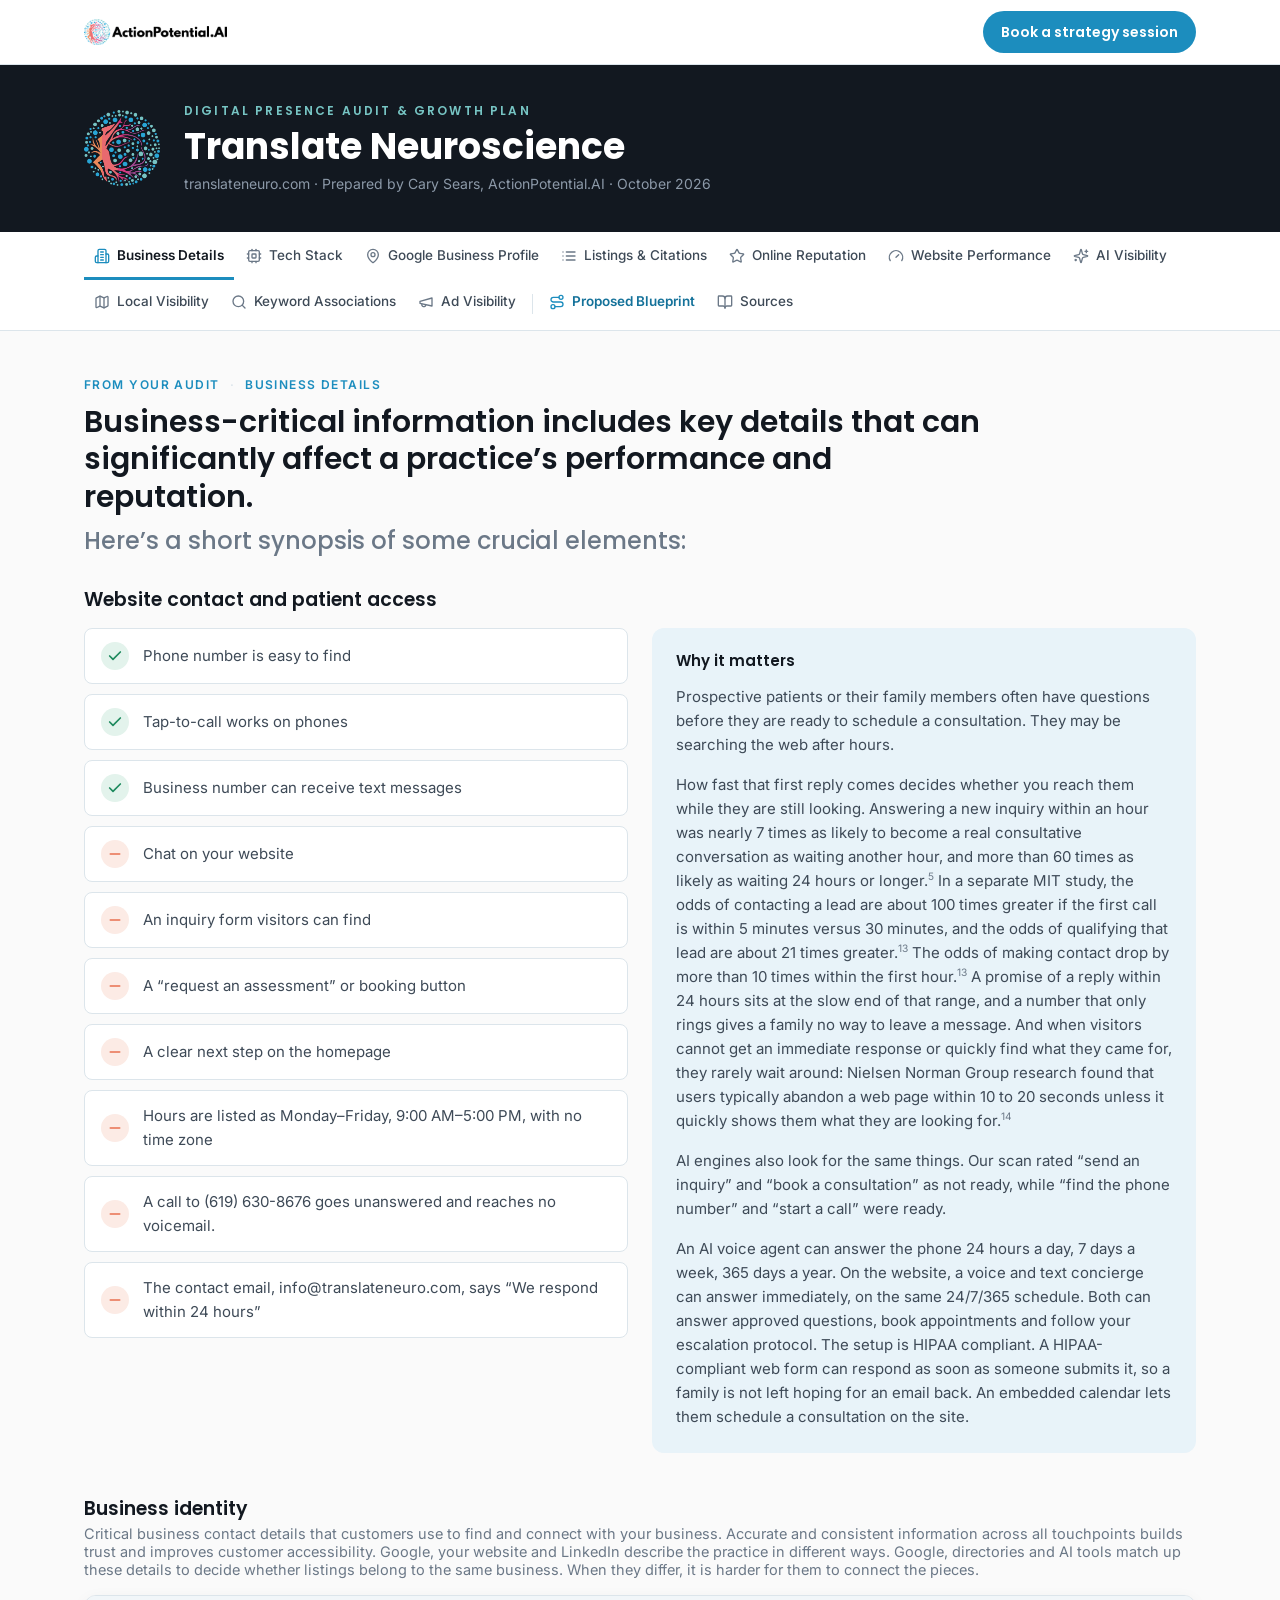
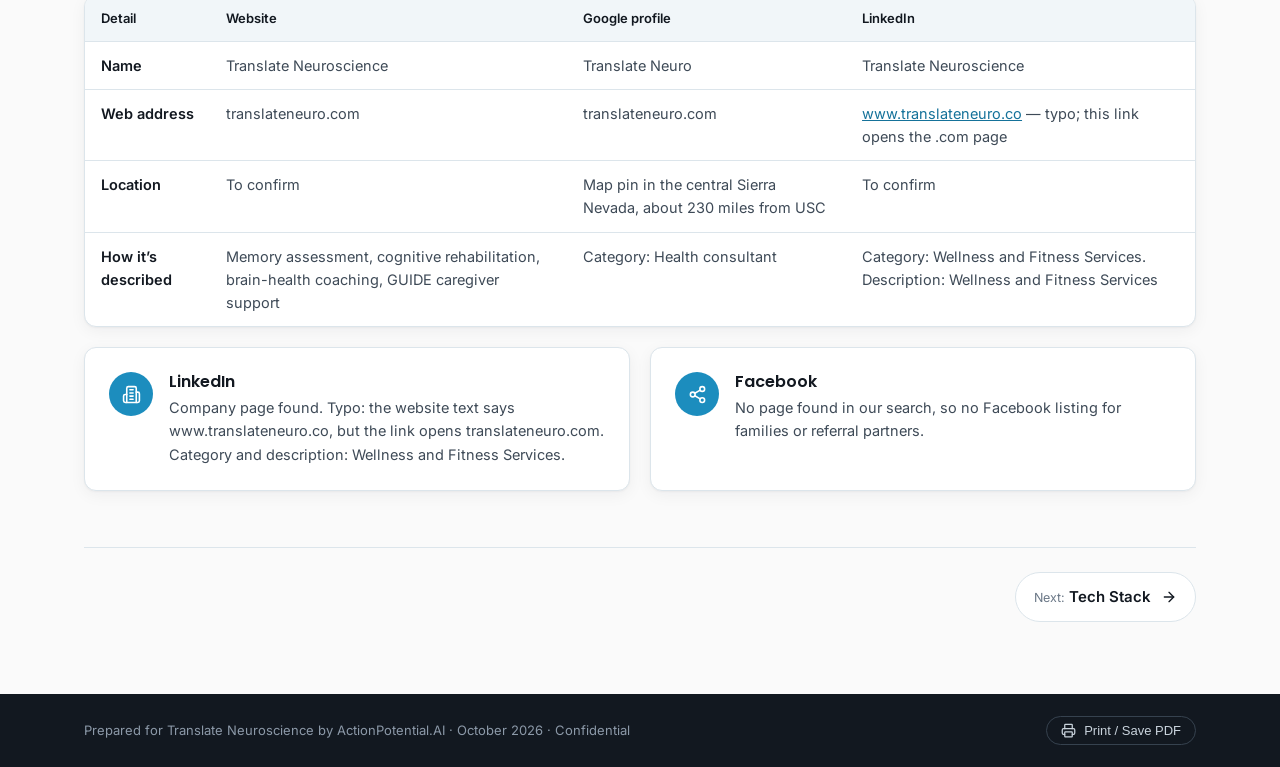
<file: index.html>
<!doctype html>
<html lang="en" class="no-js">
<head>
  <meta charset="utf-8">
  <meta name="viewport" content="width=device-width, initial-scale=1">
  <title>Translate Neuroscience · Audit &amp; Growth Plan · ActionPotential.AI</title>
  <meta name="description" content="Digital presence audit and growth plan for Translate Neuroscience, prepared by ActionPotential.AI.">
  <meta name="robots" content="noindex, nofollow, noarchive">
  <meta property="og:title" content="Translate Neuroscience · Audit & Growth Plan">
  <meta property="og:description" content="Audit findings and a plan to help more families find, reach and book Translate Neuroscience.">
  <meta property="og:type" content="website">
  <link rel="icon" type="image/png" href="assets/img/mark.png">
  <link rel="preconnect" href="https://fonts.googleapis.com">
  <link rel="preconnect" href="https://fonts.gstatic.com" crossorigin>
  <link href="https://fonts.googleapis.com/css2?family=Inter:wght@400;500;600&family=Poppins:wght@600;700&display=swap" rel="stylesheet">
  <link rel="stylesheet" href="assets/css/styles.css">
</head>
<body>

<!-- ICON SPRITE (Lucide, ISC license). Use: <svg class="icon"><use href="#i-NAME"/></svg> -->
<svg xmlns="http://www.w3.org/2000/svg" style="display:none" aria-hidden="true">
  <symbol id="i-layout-dashboard" viewBox="0 0 24 24"><rect width="7" height="9" x="3" y="3" rx="1" /> <rect width="7" height="5" x="14" y="3" rx="1" /> <rect width="7" height="9" x="14" y="12" rx="1" /> <rect width="7" height="5" x="3" y="16" rx="1" /></symbol>
  <symbol id="i-building-2" viewBox="0 0 24 24"><path d="M6 22V4a2 2 0 0 1 2-2h8a2 2 0 0 1 2 2v18Z" /> <path d="M6 12H4a2 2 0 0 0-2 2v6a2 2 0 0 0 2 2h2" /> <path d="M18 9h2a2 2 0 0 1 2 2v9a2 2 0 0 1-2 2h-2" /> <path d="M10 6h4" /> <path d="M10 10h4" /> <path d="M10 14h4" /> <path d="M10 18h4" /></symbol>
  <symbol id="i-cpu" viewBox="0 0 24 24"><rect width="16" height="16" x="4" y="4" rx="2" /> <rect width="6" height="6" x="9" y="9" rx="1" /> <path d="M15 2v2" /> <path d="M15 20v2" /> <path d="M2 15h2" /> <path d="M2 9h2" /> <path d="M20 15h2" /> <path d="M20 9h2" /> <path d="M9 2v2" /> <path d="M9 20v2" /></symbol>
  <symbol id="i-map-pin" viewBox="0 0 24 24"><path d="M20 10c0 4.993-5.539 10.193-7.399 11.799a1 1 0 0 1-1.202 0C9.539 20.193 4 14.993 4 10a8 8 0 0 1 16 0" /> <circle cx="12" cy="10" r="3" /></symbol>
  <symbol id="i-list" viewBox="0 0 24 24"><path d="M3 12h.01" /> <path d="M3 18h.01" /> <path d="M3 6h.01" /> <path d="M8 12h13" /> <path d="M8 18h13" /> <path d="M8 6h13" /></symbol>
  <symbol id="i-star" viewBox="0 0 24 24"><path d="M11.525 2.295a.53.53 0 0 1 .95 0l2.31 4.679a2.123 2.123 0 0 0 1.595 1.16l5.166.756a.53.53 0 0 1 .294.904l-3.736 3.638a2.123 2.123 0 0 0-.611 1.878l.882 5.14a.53.53 0 0 1-.771.56l-4.618-2.428a2.122 2.122 0 0 0-1.973 0L6.396 21.01a.53.53 0 0 1-.77-.56l.881-5.139a2.122 2.122 0 0 0-.611-1.879L2.16 9.795a.53.53 0 0 1 .294-.906l5.165-.755a2.122 2.122 0 0 0 1.597-1.16z" /></symbol>
  <symbol id="i-gauge" viewBox="0 0 24 24"><path d="m12 14 4-4" /> <path d="M3.34 19a10 10 0 1 1 17.32 0" /></symbol>
  <symbol id="i-sparkles" viewBox="0 0 24 24"><path d="M9.937 15.5A2 2 0 0 0 8.5 14.063l-6.135-1.582a.5.5 0 0 1 0-.962L8.5 9.936A2 2 0 0 0 9.937 8.5l1.582-6.135a.5.5 0 0 1 .963 0L14.063 8.5A2 2 0 0 0 15.5 9.937l6.135 1.581a.5.5 0 0 1 0 .964L15.5 14.063a2 2 0 0 0-1.437 1.437l-1.582 6.135a.5.5 0 0 1-.963 0z" /> <path d="M20 3v4" /> <path d="M22 5h-4" /> <path d="M4 17v2" /> <path d="M5 18H3" /></symbol>
  <symbol id="i-map" viewBox="0 0 24 24"><path d="M14.106 5.553a2 2 0 0 0 1.788 0l3.659-1.83A1 1 0 0 1 21 4.619v12.764a1 1 0 0 1-.553.894l-4.553 2.277a2 2 0 0 1-1.788 0l-4.212-2.106a2 2 0 0 0-1.788 0l-3.659 1.83A1 1 0 0 1 3 19.381V6.618a1 1 0 0 1 .553-.894l4.553-2.277a2 2 0 0 1 1.788 0z" /> <path d="M15 5.764v15" /> <path d="M9 3.236v15" /></symbol>
  <symbol id="i-search" viewBox="0 0 24 24"><circle cx="11" cy="11" r="8" /> <path d="m21 21-4.3-4.3" /></symbol>
  <symbol id="i-clipboard-list" viewBox="0 0 24 24"><rect width="8" height="4" x="8" y="2" rx="1" ry="1" /> <path d="M16 4h2a2 2 0 0 1 2 2v14a2 2 0 0 1-2 2H6a2 2 0 0 1-2-2V6a2 2 0 0 1 2-2h2" /> <path d="M12 11h4" /> <path d="M12 16h4" /> <path d="M8 11h.01" /> <path d="M8 16h.01" /></symbol>
  <symbol id="i-megaphone" viewBox="0 0 24 24"><path d="m3 11 18-5v12L3 14v-3z" /> <path d="M11.6 16.8a3 3 0 1 1-5.8-1.6" /></symbol>
  <symbol id="i-route" viewBox="0 0 24 24"><circle cx="6" cy="19" r="3" /> <path d="M9 19h8.5a3.5 3.5 0 0 0 0-7h-11a3.5 3.5 0 0 1 0-7H15" /> <circle cx="18" cy="5" r="3" /></symbol>
  <symbol id="i-book-open" viewBox="0 0 24 24"><path d="M12 7v14" /> <path d="M3 18a1 1 0 0 1-1-1V4a1 1 0 0 1 1-1h5a4 4 0 0 1 4 4 4 4 0 0 1 4-4h5a1 1 0 0 1 1 1v13a1 1 0 0 1-1 1h-6a3 3 0 0 0-3 3 3 3 0 0 0-3-3z" /></symbol>
  <symbol id="i-message-square" viewBox="0 0 24 24"><path d="M21 15a2 2 0 0 1-2 2H7l-4 4V5a2 2 0 0 1 2-2h14a2 2 0 0 1 2 2z" /></symbol>
  <symbol id="i-link" viewBox="0 0 24 24"><path d="M10 13a5 5 0 0 0 7.54.54l3-3a5 5 0 0 0-7.07-7.07l-1.72 1.71" /> <path d="M14 11a5 5 0 0 0-7.54-.54l-3 3a5 5 0 0 0 7.07 7.07l1.71-1.71" /></symbol>
  <symbol id="i-code-xml" viewBox="0 0 24 24"><path d="m18 16 4-4-4-4" /> <path d="m6 8-4 4 4 4" /> <path d="m14.5 4-5 16" /></symbol>
  <symbol id="i-phone" viewBox="0 0 24 24"><path d="M22 16.92v3a2 2 0 0 1-2.18 2 19.79 19.79 0 0 1-8.63-3.07 19.5 19.5 0 0 1-6-6 19.79 19.79 0 0 1-3.07-8.67A2 2 0 0 1 4.11 2h3a2 2 0 0 1 2 1.72 12.84 12.84 0 0 0 .7 2.81 2 2 0 0 1-.45 2.11L8.09 9.91a16 16 0 0 0 6 6l1.27-1.27a2 2 0 0 1 2.11-.45 12.84 12.84 0 0 0 2.81.7A2 2 0 0 1 22 16.92z" /></symbol>
  <symbol id="i-message-circle" viewBox="0 0 24 24"><path d="M7.9 20A9 9 0 1 0 4 16.1L2 22Z" /></symbol>
  <symbol id="i-globe" viewBox="0 0 24 24"><circle cx="12" cy="12" r="10" /> <path d="M12 2a14.5 14.5 0 0 0 0 20 14.5 14.5 0 0 0 0-20" /> <path d="M2 12h20" /></symbol>
  <symbol id="i-pen-line" viewBox="0 0 24 24"><path d="M12 20h9" /> <path d="M16.376 3.622a1 1 0 0 1 3.002 3.002L7.368 18.635a2 2 0 0 1-.855.506l-2.872.838a.5.5 0 0 1-.62-.62l.838-2.872a2 2 0 0 1 .506-.854z" /></symbol>
  <symbol id="i-inbox" viewBox="0 0 24 24"><polyline points="22 12 16 12 14 15 10 15 8 12 2 12" /> <path d="M5.45 5.11 2 12v6a2 2 0 0 0 2 2h16a2 2 0 0 0 2-2v-6l-3.45-6.89A2 2 0 0 0 16.76 4H7.24a2 2 0 0 0-1.79 1.11z" /></symbol>
  <symbol id="i-calendar-check" viewBox="0 0 24 24"><path d="M8 2v4" /> <path d="M16 2v4" /> <rect width="18" height="18" x="3" y="4" rx="2" /> <path d="M3 10h18" /> <path d="m9 16 2 2 4-4" /></symbol>
  <symbol id="i-users" viewBox="0 0 24 24"><path d="M16 21v-2a4 4 0 0 0-4-4H6a4 4 0 0 0-4 4v2" /> <circle cx="9" cy="7" r="4" /> <path d="M22 21v-2a4 4 0 0 0-3-3.87" /> <path d="M16 3.13a4 4 0 0 1 0 7.75" /></symbol>
  <symbol id="i-heart-handshake" viewBox="0 0 24 24"><path d="M19 14c1.49-1.46 3-3.21 3-5.5A5.5 5.5 0 0 0 16.5 3c-1.76 0-3 .5-4.5 2-1.5-1.5-2.74-2-4.5-2A5.5 5.5 0 0 0 2 8.5c0 2.3 1.5 4.05 3 5.5l7 7Z" /> <path d="M12 5 9.04 7.96a2.17 2.17 0 0 0 0 3.08c.82.82 2.13.85 3 .07l2.07-1.9a2.82 2.82 0 0 1 3.79 0l2.96 2.66" /> <path d="m18 15-2-2" /> <path d="m15 18-2-2" /></symbol>
  <symbol id="i-refresh-cw" viewBox="0 0 24 24"><path d="M3 12a9 9 0 0 1 9-9 9.75 9.75 0 0 1 6.74 2.74L21 8" /> <path d="M21 3v5h-5" /> <path d="M21 12a9 9 0 0 1-9 9 9.75 9.75 0 0 1-6.74-2.74L3 16" /> <path d="M8 16H3v5" /></symbol>
  <symbol id="i-bell" viewBox="0 0 24 24"><path d="M6 8a6 6 0 0 1 12 0c0 7 3 9 3 9H3s3-2 3-9" /> <path d="M10.3 21a1.94 1.94 0 0 0 3.4 0" /></symbol>
  <symbol id="i-stethoscope" viewBox="0 0 24 24"><path d="M11 2v2" /> <path d="M5 2v2" /> <path d="M5 3H4a2 2 0 0 0-2 2v4a6 6 0 0 0 12 0V5a2 2 0 0 0-2-2h-1" /> <path d="M8 15a6 6 0 0 0 12 0v-3" /> <circle cx="20" cy="10" r="2" /></symbol>
  <symbol id="i-languages" viewBox="0 0 24 24"><path d="m5 8 6 6" /> <path d="m4 14 6-6 2-3" /> <path d="M2 5h12" /> <path d="M7 2h1" /> <path d="m22 22-5-10-5 10" /> <path d="M14 18h6" /></symbol>
  <symbol id="i-check" viewBox="0 0 24 24"><path d="M20 6 9 17l-5-5" /></symbol>
  <symbol id="i-minus" viewBox="0 0 24 24"><path d="M5 12h14" /></symbol>
  <symbol id="i-headset" viewBox="0 0 24 24"><path d="M3 11h3a2 2 0 0 1 2 2v3a2 2 0 0 1-2 2H5a2 2 0 0 1-2-2v-5Zm0 0a9 9 0 1 1 18 0m0 0v5a2 2 0 0 1-2 2h-1a2 2 0 0 1-2-2v-3a2 2 0 0 1 2-2h3Z" /> <path d="M21 16v2a4 4 0 0 1-4 4h-5" /></symbol>
  <symbol id="i-wrench" viewBox="0 0 24 24"><path d="M14.7 6.3a1 1 0 0 0 0 1.4l1.6 1.6a1 1 0 0 0 1.4 0l3.77-3.77a6 6 0 0 1-7.94 7.94l-6.91 6.91a2.12 2.12 0 0 1-3-3l6.91-6.91a6 6 0 0 1 7.94-7.94l-3.76 3.76z" /></symbol>
  <symbol id="i-chart-line" viewBox="0 0 24 24"><path d="M3 3v16a2 2 0 0 0 2 2h16" /> <path d="m19 9-5 5-4-4-3 3" /></symbol>
  <symbol id="i-shield-check" viewBox="0 0 24 24"><path d="M20 13c0 5-3.5 7.5-7.66 8.95a1 1 0 0 1-.67-.01C7.5 20.5 4 18 4 13V6a1 1 0 0 1 1-1c2 0 4.5-1.2 6.24-2.72a1.17 1.17 0 0 1 1.52 0C14.51 3.81 17 5 19 5a1 1 0 0 1 1 1z" /> <path d="m9 12 2 2 4-4" /></symbol>
  <symbol id="i-clock" viewBox="0 0 24 24"><circle cx="12" cy="12" r="10" /> <polyline points="12 6 12 12 16 14" /></symbol>
  <symbol id="i-image" viewBox="0 0 24 24"><rect width="18" height="18" x="3" y="3" rx="2" /> <circle cx="9" cy="9" r="2" /> <path d="m21 15-3.086-3.086a2 2 0 0 0-2.828 0L6 21" /></symbol>
  <symbol id="i-circle-help" viewBox="0 0 24 24"><circle cx="12" cy="12" r="10" /> <path d="M9.09 9a3 3 0 0 1 5.83 1c0 2-3 3-3 3" /> <path d="M12 17h.01" /></symbol>
  <symbol id="i-badge-check" viewBox="0 0 24 24"><path d="M3.85 8.62a4 4 0 0 1 4.78-4.77 4 4 0 0 1 6.74 0 4 4 0 0 1 4.78 4.78 4 4 0 0 1 0 6.74 4 4 0 0 1-4.77 4.78 4 4 0 0 1-6.75 0 4 4 0 0 1-4.78-4.77 4 4 0 0 1 0-6.76Z" /> <path d="m9 12 2 2 4-4" /></symbol>
  <symbol id="i-share-2" viewBox="0 0 24 24"><circle cx="18" cy="5" r="3" /> <circle cx="6" cy="12" r="3" /> <circle cx="18" cy="19" r="3" /> <line x1="8.59" x2="15.42" y1="13.51" y2="17.49" /> <line x1="15.41" x2="8.59" y1="6.51" y2="10.49" /></symbol>
  <symbol id="i-printer" viewBox="0 0 24 24"><path d="M6 18H4a2 2 0 0 1-2-2v-5a2 2 0 0 1 2-2h16a2 2 0 0 1 2 2v5a2 2 0 0 1-2 2h-2" /> <path d="M6 9V3a1 1 0 0 1 1-1h10a1 1 0 0 1 1 1v6" /> <rect x="6" y="14" width="12" height="8" rx="1" /></symbol>
  <symbol id="i-arrow-right" viewBox="0 0 24 24"><path d="M5 12h14" /> <path d="m12 5 7 7-7 7" /></symbol>
  <symbol id="i-arrow-left" viewBox="0 0 24 24"><path d="m12 19-7-7 7-7" /> <path d="M19 12H5" /></symbol>
</svg>

<!-- ===================== HEADER ===================== -->
<div class="topbar">
  <div class="wrap">
    <a class="logo" href="#business" aria-label="ActionPotential.AI, go to Business Details"><img src="assets/img/logo-wordmark.png" alt="ActionPotential.AI" width="800" height="145"></a>
    <a class="btn" href="https://link.actionpotential.ai/widget/booking/ksD7NPYqg5JoFugUIJnm" target="_blank" rel="noopener">Book a strategy session</a>
  </div>
</div>

<header class="client-band">
  <div class="wrap">
    <img class="mark" src="assets/img/mark.png" alt="" width="300" height="299">
    <div>
      <div class="kicker">Digital presence audit &amp; growth plan</div>
      <h1>Translate Neuroscience</h1>
      <p class="meta">translateneuro.com · Prepared by Cary Sears, ActionPotential.AI · October 2026</p>
    </div>
  </div>
</header>

<!-- ===================== TABS ===================== -->
<div class="tabs">
  <div class="wrap">
    <div class="tablist" role="tablist" aria-label="Report sections">
      <a class="tab" role="tab" href="#business"><svg class="icon"><use href="#i-building-2"/></svg>Business Details</a>
      <a class="tab" role="tab" href="#tech"><svg class="icon"><use href="#i-cpu"/></svg>Tech Stack</a>
      <a class="tab" role="tab" href="#gbp"><svg class="icon"><use href="#i-map-pin"/></svg>Google Business Profile</a>
      <a class="tab" role="tab" href="#listings"><svg class="icon"><use href="#i-list"/></svg>Listings &amp; Citations</a>
      <a class="tab" role="tab" href="#reputation"><svg class="icon"><use href="#i-star"/></svg>Online Reputation</a>
      <a class="tab" role="tab" href="#performance"><svg class="icon"><use href="#i-gauge"/></svg>Website Performance</a>
      <a class="tab" role="tab" href="#ai"><svg class="icon"><use href="#i-sparkles"/></svg>AI Visibility</a>
      <a class="tab" role="tab" href="#local"><svg class="icon"><use href="#i-map"/></svg>Local Visibility</a>
      <a class="tab" role="tab" href="#keywords"><svg class="icon"><use href="#i-search"/></svg>Keyword Associations</a>
      <a class="tab" role="tab" href="#ads"><svg class="icon"><use href="#i-megaphone"/></svg>Ad Visibility</a>
      <span class="tab-sep" aria-hidden="true"></span>
      <a class="tab plan" role="tab" href="#blueprint"><svg class="icon"><use href="#i-route"/></svg>Proposed Blueprint</a>
      <a class="tab" role="tab" href="#sources"><svg class="icon"><use href="#i-book-open"/></svg>Sources</a>
    </div>
  </div>
</div>

<main>
<div class="wrap">

<!-- =========================================================
     TAB 2 · BUSINESS DETAILS
     ========================================================= -->
<section class="panel" id="business" role="tabpanel">
  <div class="panel-head">
    <div class="eyebrow">From your audit <span class="sep">·</span> Business details</div>
    <h2 class="biz-lead"><span class="biz-lead-line">Business-critical information includes key details that can significantly affect a practice’s performance and reputation.</span><span class="biz-lead-line biz-lead-sub">Here’s a short synopsis of some crucial elements:</span></h2>
  </div>

  <div class="block">
    <h3 class="block-title">Website contact and patient access</h3>
    <div class="split-even">
      <ul class="checks">
        <li class="yes"><span class="mk"><svg class="icon"><use href="#i-check"/></svg></span>Phone number is easy to find</li>
        <li class="yes"><span class="mk"><svg class="icon"><use href="#i-check"/></svg></span>Tap-to-call works on phones</li>
        <li class="yes"><span class="mk"><svg class="icon"><use href="#i-check"/></svg></span>Business number can receive text messages</li>
        <li class="no"><span class="mk"><svg class="icon"><use href="#i-minus"/></svg></span>Chat on your website</li>
        <li class="no"><span class="mk"><svg class="icon"><use href="#i-minus"/></svg></span>An inquiry form visitors can find</li>
        <li class="no"><span class="mk"><svg class="icon"><use href="#i-minus"/></svg></span>A “request an assessment” or booking button</li>
        <li class="no"><span class="mk"><svg class="icon"><use href="#i-minus"/></svg></span>A clear next step on the homepage</li>
        <li class="no"><span class="mk"><svg class="icon"><use href="#i-minus"/></svg></span>Hours are listed as Monday–Friday, 9:00 AM–5:00 PM, with no time zone</li>
        <li class="no"><span class="mk"><svg class="icon"><use href="#i-minus"/></svg></span>A call to (619) 630-8676 goes unanswered and reaches no voicemail.</li>
        <li class="no"><span class="mk"><svg class="icon"><use href="#i-minus"/></svg></span>The contact email, info@translateneuro.com, says “We respond within 24 hours”</li>
      </ul>
      <div class="why">
        <h3>Why it matters</h3>
        <p>Prospective patients or their family members often have questions before they are ready to schedule a consultation. They may be searching the web after hours.</p>
        <p class="mt-16">How fast that first reply comes decides whether you reach them while they are still looking. Answering a new inquiry within an hour was nearly 7 times as likely to become a real consultative conversation as waiting another hour, and more than 60 times as likely as waiting 24 hours or longer.<sup>5</sup> In a separate MIT study, the odds of contacting a lead are about 100 times greater if the first call is within 5 minutes versus 30 minutes, and the odds of qualifying that lead are about 21 times greater.<sup>13</sup> The odds of making contact drop by more than 10 times within the first hour.<sup>13</sup> A promise of a reply within 24 hours sits at the slow end of that range, and a number that only rings gives a family no way to leave a message. And when visitors cannot get an immediate response or quickly find what they came for, they rarely wait around: Nielsen Norman Group research found that users typically abandon a web page within 10 to 20 seconds unless it quickly shows them what they are looking for.<sup>14</sup></p>
        <p class="mt-16">AI engines also look for the same things. Our scan rated “send an inquiry” and “book a consultation” as not ready, while “find the phone number” and “start a call” were ready.</p>
        <p class="mt-16">An AI voice agent can answer the phone 24 hours a day, 7 days a week, 365 days a year. On the website, a voice and text concierge can answer immediately, on the same 24/7/365 schedule. Both can answer approved questions, book appointments and follow your escalation protocol. The setup is HIPAA compliant. A HIPAA-compliant web form can respond as soon as someone submits it, so a family is not left hoping for an email back. An embedded calendar lets them schedule a consultation on the site.</p>
      </div>
    </div>
  </div>

  <div class="block">
    <h3 class="block-title">Business identity<small>Critical business contact details that customers use to find and connect with your business. Accurate and consistent information across all touchpoints builds trust and improves customer accessibility. Google, your website and LinkedIn describe the practice in different ways. Google, directories and AI tools match up these details to decide whether listings belong to the same business. When they differ, it is harder for them to connect the pieces.</small></h3>
    <div class="table-wrap">
      <table class="wide">
        <thead><tr><th>Detail</th><th>Website</th><th>Google profile</th><th>LinkedIn</th></tr></thead>
        <tbody>
          <tr><td><span class="area">Name</span></td><td>Translate Neuroscience</td><td>Translate Neuro</td><td>Translate Neuroscience</td></tr>
          <tr><td><span class="area">Web address</span></td><td>translateneuro.com</td><td>translateneuro.com</td><td><a href="https://translateneuro.com/" target="_blank" rel="noopener">www.translateneuro.co</a> — typo; this link opens the .com page</td></tr>
          <tr><td><span class="area">Location</span></td><td>To confirm</td><td>Map pin in the central Sierra Nevada, about 230 miles from USC</td><td>To confirm</td></tr>
          <tr><td><span class="area">How it’s described</span></td><td>Memory assessment, cognitive rehabilitation, brain-health coaching, GUIDE caregiver support</td><td>Category: Health consultant</td><td>Category: Wellness and Fitness Services. Description: Wellness and Fitness Services</td></tr>
        </tbody>
      </table>
    </div>
    <div class="grid g-2 mt-20">
      <div class="card tile"><div class="ic"><svg class="icon"><use href="#i-building-2"/></svg></div><div><h3>LinkedIn</h3><p>Company page found. Typo: the website text says www.translateneuro.co, but the link opens translateneuro.com. Category and description: Wellness and Fitness Services.</p></div></div>
      <div class="card tile"><div class="ic"><svg class="icon"><use href="#i-share-2"/></svg></div><div><h3>Facebook</h3><p>No page found in our search, so no Facebook listing for families or referral partners.</p></div></div>
    </div>
  </div>

</section>

<!-- =========================================================
     TAB 3 · TECH STACK
     ========================================================= -->
<section class="panel" id="tech" role="tabpanel">
  <div class="panel-head">
    <div class="eyebrow">From your audit <span class="sep">·</span> Tech stack</div>
    <h2>Evaluate the foundational tools driving your online marketing efforts.</h2>
    <p class="intro">A robust digital marketing infrastructure is crucial for measuring performance, understanding your audience, and maximizing the return on your marketing investments.</p>
  </div>

  <div class="block">
    <div>
      <h3 class="block-title">Measurement and tracking</h3>
      <ul class="checks">
        <li class="no detail"><span class="mk"><svg class="icon"><use href="#i-minus"/></svg></span><div class="ck"><span class="ck-title">Website analytics (Google Analytics)</span><p>Your website is missing Google Analytics tracking. Without it, you’re potentially missing out on valuable insights about your website visitors, their behaviour, and your site’s performance.</p></div><span class="st">Not detected</span></li>
        <li class="no detail"><span class="mk"><svg class="icon"><use href="#i-minus"/></svg></span><div class="ck"><span class="ck-title">Google Tag Manager</span><p>We noticed that Google Tag Manager is not implemented on your website. This tool could streamline your marketing efforts and make it easier to deploy and manage various tracking codes.</p></div><span class="st">Not detected</span></li>
        <li class="no detail"><span class="mk"><svg class="icon"><use href="#i-minus"/></svg></span><div class="ck"><span class="ck-title">Google Ads campaigns*</span><p>We detected that your business is not currently running any Google Ads campaigns. This means you may be missing out on valuable opportunities to reach potential patients who are actively searching for your services online.</p></div><span class="st">None detected</span></li>
        <li class="no detail"><span class="mk"><svg class="icon"><use href="#i-minus"/></svg></span><div class="ck"><span class="ck-title">Google Ads pixel &amp; conversion tracking*</span><p>Your site lacks a Google Ads conversion tracking pixel. This could limit your ability to measure the ROI of your Google Ads campaigns and make data-driven decisions to improve performance.</p></div><span class="st">Not detected</span></li>
        <li class="no detail"><span class="mk"><svg class="icon"><use href="#i-minus"/></svg></span><div class="ck"><span class="ck-title">Meta Pixel*</span><p>The Meta Pixel is not detected on your site. This means you may be missing opportunities to optimize Meta ad campaigns and build more targeted audiences.</p></div><span class="st">Not detected</span></li>
        <li class="no detail"><span class="mk"><svg class="icon"><use href="#i-minus"/></svg></span><div class="ck"><span class="ck-title">Website hosting</span><p>We couldn’t detect your website hosted on any major providers such as WordPress or LeadConnector. Hosting choice directly impacts SEO, site speed, and uptime. Shifting to a reliable, performance-optimized platform can improve search rankings and overall site experience.</p></div><span class="st">Not identified</span></li>
      </ul>
    </div>
  </div>

  <div class="why row block">
    <h3>Why this matters</h3>
    <div class="item"><p><b>Measurement:</b> without analytics, there is no way to see how families find the site, which pages they read or where they leave.</p></div>
    <div class="item"><p><b>Privacy first:</b> on a healthcare site, any tracking needs a HIPAA review before it is added. We set up measurement that avoids sharing health details.</p></div>
    <div class="item"><p><b>Platform:</b> an unidentified platform is not a problem by itself. We will confirm who manages the site and what can be changed.</p></div>
  </div>

  <p class="source">*Only relevant if and when running ads on the specific platform(s).<br>What our scan could detect on translateneuro.com. “Not detected” means the scanner didn’t see it, not that it is definitely missing.</p>
</section>

<!-- =========================================================
     TAB 4 · GOOGLE BUSINESS PROFILE
     ========================================================= -->
<section class="panel" id="gbp" role="tabpanel">
  <div class="panel-head">
    <div class="eyebrow">From your audit <span class="sep">·</span> Google Business Profile</div>
    <h2>A complete and optimized Google listing makes it easier for prospective patients to find and trust your practice.</h2>
    <p class="intro">Your Google Business Profile is currently active and visible to customers, but missing some key information.</p>
  </div>

  <div class="block">
    <div class="label-row"><h3>Google business profile</h3><svg class="icon" style="color:var(--muted);width:16px;height:16px"><use href="#i-circle-help"/></svg><span class="pill med">50%</span></div>
    <p>Here’s what we found on the Google listing:</p>
    <div class="grid g-3 mt-20">
      <div class="card tile"><div class="ic"><svg class="icon"><use href="#i-map-pin"/></svg></div><div><h3>Business address</h3><p>Not applicable (service-based business)</p></div></div>
      <div class="card tile"><div class="ic"><svg class="icon"><use href="#i-globe"/></svg></div><div><h3>Business website</h3><p><span class="pill ok">Verified</span></p></div></div>
      <div class="card tile"><div class="ic"><svg class="icon"><use href="#i-image"/></svg></div><div><h3>Google photos</h3><p><span class="pill high">Not verified</span></p></div></div>
      <div class="card tile"><div class="ic"><svg class="icon"><use href="#i-clock"/></svg></div><div><h3>Operational hours</h3><p><span class="pill high">Not verified</span></p></div></div>
      <div class="card tile"><div class="ic"><svg class="icon"><use href="#i-phone"/></svg></div><div><h3>Phone number</h3><p><span class="pill ok">Verified</span></p></div></div>
    </div>
  </div>

  <div class="why row block">
    <h3>Why this matters</h3>
    <div class="item"><div class="num">2.7×</div><p>Customers are 2.7 times more likely to consider a business reputable when they find a complete Business Profile, and 70% more likely to visit and 50% more likely to consider purchasing from one.<sup>19</sup> Profile completeness also ranks among the leading local ranking factors,<sup>20</sup> on top of Google’s own relevance, distance and prominence signals.<sup>8</sup></p></div>
    <div class="item"><div class="num">Post regularly</div><p>Google Posts put updates, events and offers directly on your profile in Search and Maps, and Google says fresh updates help customers decide to visit.<sup>21</sup> Posting is not a ranking shortcut — its value is current, trustworthy information at the moment a family is choosing.</p></div>
    <div class="item"><div class="num">68%</div><p>of local business searches in Whitespark’s testing returned a Google AI Overview,<sup>23</sup> and BrightLocal found Google’s AI relies heavily on Business Profile details, often summarizing them even when it cites other sources.<sup>22</sup> A complete, accurate profile gives AI the right facts to repeat — and a reason to name you.</p></div>
    <div class="item"><div class="num">Book in place</div><p>Through an approved booking provider or an appointment link, patients can book directly from your profile on Search and Maps instead of hunting the website for a scheduler.<sup>24, 25</sup> Fewer steps between finding you and booking means fewer families lost along the way.</p></div>
  </div>

</section>

<!-- =========================================================
     TAB 5 · LISTINGS & CITATIONS
     ========================================================= -->
<section class="panel" id="listings" role="tabpanel">
  <div class="panel-head">
    <div class="eyebrow">From your audit <span class="sep">·</span> Listings &amp; citations</div>
    <h2>Directory listings: no complete matches on 31 platforms that feed Google, map apps and AI tools</h2>
  </div>

  <div class="block split">
    <div>
      <div class="grid g-3">
        <div class="card stat coral"><div class="num">0</div><div class="label">exact matches</div></div>
        <div class="card stat"><div class="num">4</div><div class="label">partial matches</div></div>
        <div class="card stat coral"><div class="num">27</div><div class="label">no matching record</div></div>
      </div>
      <div class="card mt-20">
        <div class="label-row"><span class="pill blue">Partial (4)</span></div>
        <p class="list-inline">Google, ShowMeLocal, Brownbook, YP.com. Each showed your phone number; only Google showed a name, and none showed an address.</p>
        <div class="label-row mt-20"><span class="pill warn">No matching record (27)</span></div>
        <p class="list-inline">Facebook, Yelp, Tellows, Cylex, Hotfrog, N49, iGlobal, MyLocalServices, USCity, Navmii, WhereTo, AroundMe, MerchantCircle, Tupalo, CitySquares, Chamber of Commerce, 8coupons, eLocal, GoLocal247, YellowPages, Opendi, iBegin, EZlocal, Property Capsule, Hours.com, Judy’s Book, Acompio</p>
      </div>
    </div>
    <div class="why">
      <h3>Why this matters</h3>
      <div class="item"><div class="num">Prominence</div><p>Google ranks local businesses partly on how well-known they are across the web.<sup>8</sup></p></div>
      <div class="item"><div class="num">62%</div><p>of consumers would avoid a business if they found incorrect information about it online.<sup>9</sup></p></div>
      <div class="item"><div class="num">Health directories</div><p>When families asked AI tools for a dementia specialist, the answers pointed to Healthgrades, Zocdoc and Vitals. Those are the listings to prioritize.<sup>1</sup></p></div>
      <div class="item"><div class="num">Start here</div><p>Prioritize those listings: Google first, then Healthgrades, Zocdoc and Vitals, then the major general directories such as Facebook and Yelp. The rest follow — not all 31 platforms need fixing at once.</p></div>
      <div class="item"><div class="num">One version everywhere</div><p>Correct, consistent information across directories is imperative: the same name, phone number, website and description on every platform. When details differ, Google, map apps and AI tools cannot be sure the listings describe the same practice, and families lose trust.<sup>9</sup></p></div>
    </div>
  </div>

</section>

<!-- =========================================================
     TAB 6 · ONLINE REPUTATION
     ========================================================= -->
<section class="panel" id="reputation" role="tabpanel">
  <div class="panel-head">
    <div class="eyebrow">From your audit <span class="sep">·</span> Online reputation</div>
    <h2>Reviews: none found yet, so every review you earn now counts</h2>
    <p class="intro">Our scan found no Google reviews on your profile. That says nothing about the care you provide; it means families and Google have nothing to go on yet.</p>
  </div>

  <div class="block split">
    <div class="grid g-2">
      <div class="card stat coral"><div class="num">0</div><div class="label">Google reviews found in our scan</div></div>
      <div class="card stat coral"><div class="num">0</div><div class="label">other review sites with a matching listing (Yelp and Facebook showed no record)</div></div>
      <div class="card tile" style="grid-column: 1 / -1"><div class="ic"><svg class="icon"><use href="#i-star"/></svg></div><div><h3>What reviews do for you</h3><p>Google says review count and rating factor into local ranking.<sup>8</sup> Reviews also give families, and AI tools, words to describe you in your patients’ own language.</p></div></div>
    </div>
    <div class="why">
      <h3>A review process built for healthcare</h3>
      <ul class="bullets">
        <li>Invite feedback by text or email after visits, at a moment you choose.</li>
        <li>No incentives, and no filtering who gets asked.</li>
        <li>Replies thank the reviewer without confirming that anyone is a patient or mentioning care details.</li>
        <li>Once reviews come in, show them on your website and Google profile.</li>
      </ul>
    </div>
  </div>

  <div class="why row block">
    <h3>Why this matters</h3>
    <div class="item"><div class="num">Local rankings</div><p>Google says review count and rating factor into local ranking.<sup>8</sup> Whitespark’s 2026 ranking-factor research puts high Google ratings 6th, quantity of Google reviews 9th and recency of reviews 11th out of 187 local pack factors — so a steady flow of new reviews counts, not a one-time burst.<sup>20</sup></p></div>
    <div class="item"><div class="num">71%</div><p>of consumers always or regularly read online reviews when browsing for local businesses, and only 4% never do.<sup>26</sup> For care specifically, nearly 1 in 2 patients regularly read reviews before booking an appointment, and half say having no reviews is as concerning as having negative ones.<sup>27</sup> Right now, families making that check find nothing.</p></div>
    <div class="item"><div class="num">AI listens too</div><p>AI search tools draw on business listings and review platforms, surfacing and summarizing what customers say in their answers.<sup>22</sup> Reviews give AI patient-language proof of what you do well. With zero reviews on Google and no matching listing on Yelp or Facebook, there is no patient voice for AI — or for Google — to quote, while competitors’ reviews can be.</p></div>
  </div>

</section>

<!-- =========================================================
     TAB 7 · WEBSITE PERFORMANCE
     ========================================================= -->
<section class="panel" id="performance" role="tabpanel">
  <div class="panel-head">
    <div class="eyebrow">From your audit <span class="sep">·</span> Website performance</div>
    <h2>Website performance: fast on desktop, held back on mobile</h2>
    <p class="intro">Google PageSpeed Insights (Lighthouse 13.5.0) tested translateneuro.com on October 27, 2026. Desktop scores are strong; on mobile, the main content takes too long to appear, and a handful of fixes would lift every score at once.</p>
  </div>

  <div class="block grid g-2">
    <div class="card">
      <div class="label-row"><h3>Mobile</h3><span class="pill med">PageSpeed Insights</span></div>
      <div class="mt-16">
        <div class="meter mid" data-value="77" data-target="90">
          <div class="top"><span>Performance</span><b>77 <span class="t">target 90</span></b></div>
          <div class="bar"><div class="fill"></div><div class="target"></div></div>
        </div>
        <div class="meter mid" data-value="80" data-target="90">
          <div class="top"><span>Accessibility</span><b>80 <span class="t">target 90</span></b></div>
          <div class="bar"><div class="fill"></div><div class="target"></div></div>
        </div>
        <div class="meter pass" data-value="92" data-target="90">
          <div class="top"><span>Best Practices</span><b>92 <span class="t">target 90</span></b></div>
          <div class="bar"><div class="fill"></div><div class="target"></div></div>
        </div>
        <div class="meter pass" data-value="92" data-target="90">
          <div class="top"><span>SEO Basics</span><b>92 <span class="t">target 90</span></b></div>
          <div class="bar"><div class="fill"></div><div class="target"></div></div>
        </div>
      </div>
    </div>
    <div class="card">
      <div class="label-row"><h3>Desktop</h3><span class="pill blue">Lighthouse</span></div>
      <div class="mt-16">
        <div class="meter pass" data-value="96" data-target="90">
          <div class="top"><span>Performance</span><b>96 <span class="t">target 90</span></b></div>
          <div class="bar"><div class="fill"></div><div class="target"></div></div>
        </div>
        <div class="meter pass" data-value="90" data-target="90">
          <div class="top"><span>Accessibility</span><b>90 <span class="t">target 90</span></b></div>
          <div class="bar"><div class="fill"></div><div class="target"></div></div>
        </div>
        <div class="meter pass" data-value="92" data-target="90">
          <div class="top"><span>Best Practices</span><b>92 <span class="t">target 90</span></b></div>
          <div class="bar"><div class="fill"></div><div class="target"></div></div>
        </div>
        <div class="meter pass" data-value="92" data-target="90">
          <div class="top"><span>SEO Basics</span><b>92 <span class="t">target 90</span></b></div>
          <div class="bar"><div class="fill"></div><div class="target"></div></div>
        </div>
      </div>
      <p class="small mt-20">Same tests, desktop conditions: no throttled mobile network or phone CPU, so content paints much sooner.</p>
    </div>
  </div>

  <div class="block split">
    <div class="card">
      <h3>Lab metrics</h3>
      <div class="mt-20">
        <div class="meter" data-value="4.3" data-target="2.5">
          <div class="top"><span>Main content appears (mobile)</span><b>4.3&nbsp;s <span class="t">target 2.5&nbsp;s</span></b></div>
          <div class="bar"><div class="fill"></div><div class="target"></div></div>
        </div>
        <div class="meter pass" data-value="1.1" data-target="2.5">
          <div class="top"><span>Main content appears (desktop)</span><b>1.1&nbsp;s <span class="t">target 2.5&nbsp;s</span></b></div>
          <div class="bar"><div class="fill"></div><div class="target"></div></div>
        </div>
        <div class="meter" data-value="1.9" data-target="1.8">
          <div class="top"><span>First content appears (mobile)</span><b>1.9&nbsp;s <span class="t">target 1.8&nbsp;s</span></b></div>
          <div class="bar"><div class="fill"></div><div class="target"></div></div>
        </div>
        <div class="meter" data-value="7.2" data-target="3.4">
          <div class="top"><span>Page visibly fills in (mobile)</span><b>7.2&nbsp;s <span class="t">target 3.4&nbsp;s</span></b></div>
          <div class="bar"><div class="fill"></div><div class="target"></div></div>
        </div>
        <div class="meter pass" data-value="0" data-target="0.10">
          <div class="top"><span>Layout shift (mobile / desktop)</span><b>0 / 0.03 <span class="t">target under 0.10</span></b></div>
          <div class="bar"><div class="fill"></div><div class="target"></div></div>
        </div>
        <div class="meter pass" data-value="10" data-target="200">
          <div class="top"><span>Too busy to respond to taps (desktop)</span><b>10&nbsp;ms <span class="t">target 200&nbsp;ms</span></b></div>
          <div class="bar"><div class="fill"></div><div class="target"></div></div>
        </div>
      </div>
      <p class="small mt-20">Green mark = Google’s target. These are single-session lab tests (mobile: Moto G Power on Slow 4G), so treat them as a consistent yardstick, not a census of real visitors. On mobile the page was never busy blocking taps (0&nbsp;ms) and nothing jumped around as it loaded (layout shift 0).</p>
    </div>
    <div>
      <div class="why">
        <h3>Why this matters</h3>
        <div class="item"><div class="num">53%</div><p>of mobile site visits are abandoned when a page takes longer than 3 seconds to load.<sup>7</sup></p></div>
        <div class="item"><div class="num">2.5&nbsp;s</div><p>is Google’s target for main content. Core Web Vitals are part of the page experience signals Google’s ranking systems consider.<sup>6</sup></p></div>
        <div class="item"><div class="num">4.3&nbsp;s</div><p>is how long mobile visitors wait for the main content here — past the point where many people give up and keep searching.</p></div>
        <div class="item"><div class="num">58.5%</div><p>of worldwide website traffic came from mobile devices in 2025, so most families will meet this site on a phone first. It should be built mobile-first, not adapted to phones as an afterthought.<sup>16</sup></p></div>
      </div>
    </div>
  </div>

  <div class="block">
    <h3 class="block-title">What the reports found</h3>
    <div class="table-wrap">
      <table class="wide">
        <thead><tr><th>Finding</th><th>Mobile</th><th>Desktop</th><th>What Lighthouse found</th></tr></thead>
        <tbody>
          <tr><td><span class="area">Main content speed</span></td><td><span class="pill high">4.3 s</span></td><td><span class="pill ok">1.1 s</span></td><td>On mobile, the headline waits on a chain of scripts, stylesheets and web fonts (longest chain about 4.3 s). The delay is in rendering the content, not in reaching the server.</td></tr>
          <tr><td><span class="area">Stability and responsiveness</span></td><td><span class="pill ok">Strong</span></td><td><span class="pill ok">Strong</span></td><td>No layout shift on mobile (0) and almost none on desktop (0.03); the page is rarely too busy to respond to taps (0–10 ms against a 200 ms target).</td></tr>
          <tr><td><span class="area">Accessibility</span></td><td><span class="pill med">80</span></td><td><span class="pill med">90</span></td><td>Text contrast is too low in the service and blog cards, contact blocks and footer, and the page has no main landmark on either. The mobile menu button also has no accessible name, which is why mobile scores lower.</td></tr>
          <tr><td><span class="area">SEO basics</span></td><td><span class="pill med">92</span></td><td><span class="pill med">92</span></td><td>The only scored miss on both is a missing meta description. Indexing, title, links, robots.txt, image alt text, hreflang and canonical all pass.</td></tr>
          <tr><td><span class="area">Best practices</span></td><td><span class="pill med">92</span></td><td><span class="pill med">92</span></td><td>The logo is served at the wrong aspect ratio, two Wix requests log console errors (403 and 404), and standard security headers (CSP, HSTS, COOP, frame control) are missing — those last items are noted but not scored.</td></tr>
          <tr><td><span class="area">Weight and caching</span></td><td colspan="2"><span class="pill med">461 KiB total</span></td><td>Static files are cached for only 1 hour (about 146 KiB could be saved with longer caching), 44 KiB of JavaScript is unused, CSS blocks the first render, and the oversized logo could save about 10 KiB.</td></tr>
        </tbody>
      </table>
    </div>
  </div>

  <div class="block grid g-2">
    <div class="card">
      <h3>Fix first</h3>
      <ul class="bullets mt-16">
        <li><b>Speed up mobile’s main content:</b> load the headline font and hero content first, set fonts to swap in without hiding text, and defer scripts and styles that are not needed for the first screen, so the 4.3 s wait shrinks toward the 2.5 s target.</li>
        <li><b>Add the missing meta description</b> — the only scored SEO failure on both reports, and the text Google shows under your name in search results.</li>
        <li><b>Fix accessibility basics:</b> darken the muted text that fails contrast, wrap the page content in a main landmark, and give the mobile menu button an accessible name. This lifts Accessibility on both.</li>
      </ul>
    </div>
    <div class="card">
      <h3>Then improve</h3>
      <ul class="bullets mt-16">
        <li><b>Cache static files for longer</b> than 1 hour and remove the 44 KiB of unused JavaScript and duplicate code, so repeat visits and slower phones load less.</li>
        <li><b>Serve the logo at the size it is shown</b> and in the right proportions — worth about 10 KiB and a cleaner header on every page.</li>
        <li><b>Clear the console errors</b> by fixing the two failing Wix requests behind them (403 and 404), so the site stays clean for browsers and tools alike.</li>
        <li><b>Add standard security headers</b> (CSP, HSTS, COOP and frame control) through the site’s hosting wherever Wix allows it.</li>
      </ul>
    </div>
  </div>

  <p class="source">Source: <a href="https://pagespeed.web.dev/analysis/https-translateneuro-com/fyydac0aur?form_factor=mobile" target="_blank" rel="noopener">Google PageSpeed Insights — translateneuro.com (mobile)</a> · <a href="https://pagespeed.web.dev/analysis/https-translateneuro-com/fyydac0aur?form_factor=desktop" target="_blank" rel="noopener">desktop view</a>. Lighthouse 13.5.0 lab tests, October 27, 2026.<sup>15</sup></p>

  <div class="block">
    <h3 class="block-title">Website User Experience, Conversion Rate Optimization, and Patient Access</h3>
    <img src="assets/img/website-ux-cro-patient-access.png" alt="Side-by-side comparison of the current Translate Neuroscience website and an improved website design, mapping five current issues — a research-first headline, a research-focused call to action, empty abstract space, research-centered navigation, and no visible chat or booking help — to design changes that improve patient access, the patient journey, and practice efficiency" loading="lazy" decoding="async">
  </div>
</section>

<!-- =========================================================
     TAB 8 · AI VISIBILITY
     ========================================================= -->
<section class="panel" id="ai" role="tabpanel">
  <div class="panel-head">
    <div class="eyebrow">From your audit <span class="sep">·</span> AI visibility</div>
    <h2>AI visibility report</h2>
  </div>

  <div class="block split">
    <div class="card stat ai-score">
      <div class="num">0</div>
      <div class="label">out of 100</div>
      <span class="pill warn mt-16">Low visibility</span>
    </div>
    <div class="card">
      <div class="label-row"><h3>Translate Neuroscience</h3><span class="pill warn">Low visibility</span></div>
      <p class="mt-16">Your business is rarely or never mentioned by AI assistants. Competitors may have an edge.</p>
      <p class="mt-16"><b>0 of 15</b> queries mentioned you</p>
    </div>
  </div>

  <div class="block split">
    <div class="card">
      <h3>What does this mean for your business?</h3>
      <p class="mt-16">When potential customers ask AI assistants like ChatGPT or Google Gemini for recommendations in your industry, your AI Visibility Score shows how often your business comes up. A higher score means more organic exposure to people actively looking for what you offer — without paying for ads.</p>
    </div>
    <div class="why">
      <h3>Why this matters</h3>
      <div class="item"><div class="num">0 of 15</div><p>answers named you, across ChatGPT (two versions), Claude, Gemini and Perplexity.<sup>1</sup></p></div>
      <div class="item"><div class="num">900M</div><p>people use ChatGPT every week, more than double the 400M of a year earlier.<sup>17</sup></p></div>
      <div class="item"><div class="num">2.5B+</div><p>people a month see Google’s AI Overviews, the AI answer above the regular search results.<sup>18</sup></p></div>
      <div class="item"><div class="num">8% vs 15%</div><p>how often Google users clicked a regular result when an AI summary appeared, compared with when none did.<sup>12</sup></p></div>
      <div class="item"><p><b>The groundwork is there:</b> AI crawlers can reach your site and an llms.txt file is in place. What’s missing is consistent business details and service content they can read.</p></div>
    </div>
  </div>

  <div class="block">
    <h3 class="block-title">How you appear on each AI platform<small>We asked each major AI assistant your target questions and tracked whether your business was mentioned.</small></h3>
    <div class="grid g-4">
      <div class="card stat">
        <div class="num">0%</div>
        <div class="label">ChatGPT · 0/3 queries</div>
        <span class="pill warn mt-16">Not found</span>
      </div>
      <div class="card stat">
        <div class="num">0%</div>
        <div class="label">Claude · 0/3 queries</div>
        <span class="pill warn mt-16">Not found</span>
      </div>
      <div class="card stat">
        <div class="num">0%</div>
        <div class="label">Gemini · 0/3 queries</div>
        <span class="pill warn mt-16">Not found</span>
      </div>
      <div class="card stat">
        <div class="num">0%</div>
        <div class="label">Perplexity · 0/3 queries</div>
        <span class="pill warn mt-16">Not found</span>
      </div>
    </div>
  </div>

  <div class="block">
    <h3 class="block-title">Question-by-question breakdown<small>These are the exact questions we asked each AI, and whether your business was included in the answer.</small></h3>
    <details class="acc">
      <summary><span class="acc-q">ChatGPT</span><span class="pill warn">0/3 mentions · Didn’t mention you</span></summary>
      <div class="acc-body">
          <div class="acc-row"><p>“My mom is having memory problems. Can you recommend a good memory specialist in Los Angeles who can check for Alzheimer’s or dementia?”</p><span class="pill warn">Not mentioned</span></div>
          <p class="small acc-note">✗ Didn’t mention you</p>
          <div class="acc-row"><p>“My dad has dementia, and getting him to appointments is difficult. Are there telehealth programs available in California that can help manage his care and support our family?”</p><span class="pill warn">Not mentioned</span></div>
          <p class="small acc-note">✗ Didn’t mention you</p>
          <div class="acc-row"><p>“Can you recommend a Chinese-speaking doctor in Los Angeles who specializes in dementia and memory problems?”</p><span class="pill warn">Not mentioned</span></div>
          <p class="small acc-note">✗ Didn’t mention you</p>
      </div>
    </details>
    <details class="acc">
      <summary><span class="acc-q">Claude</span><span class="pill warn">0/3 mentions · Didn’t mention you</span></summary>
      <div class="acc-body">
          <div class="acc-row"><p>“My mom is having memory problems. Can you recommend a good memory specialist in Los Angeles who can check for Alzheimer’s or dementia?”</p><span class="pill warn">Not mentioned</span></div>
          <p class="small acc-note">✗ Didn’t mention you</p>
          <div class="acc-row"><p>“My dad has dementia, and getting him to appointments is difficult. Are there telehealth programs available in California that can help manage his care and support our family?”</p><span class="pill warn">Not mentioned</span></div>
          <p class="small acc-note">✗ Didn’t mention you</p>
          <div class="acc-row"><p>“Can you recommend a Chinese-speaking doctor in Los Angeles who specializes in dementia and memory problems?”</p><span class="pill warn">Not mentioned</span></div>
          <p class="small acc-note">✗ Didn’t mention you</p>
      </div>
    </details>
    <details class="acc">
      <summary><span class="acc-q">Gemini</span><span class="pill warn">0/3 mentions · Didn’t mention you</span></summary>
      <div class="acc-body">
          <div class="acc-row"><p>“My mom is having memory problems. Can you recommend a good memory specialist in Los Angeles who can check for Alzheimer’s or dementia?”</p><span class="pill warn">Not mentioned</span></div>
          <p class="small acc-note">✗ Didn’t mention you</p>
          <div class="acc-row"><p>“My dad has dementia, and getting him to appointments is difficult. Are there telehealth programs available in California that can help manage his care and support our family?”</p><span class="pill warn">Not mentioned</span></div>
          <p class="small acc-note">✗ Didn’t mention you</p>
          <div class="acc-row"><p>“Can you recommend a Chinese-speaking doctor in Los Angeles who specializes in dementia and memory problems?”</p><span class="pill warn">Not mentioned</span></div>
          <p class="small acc-note">✗ Didn’t mention you</p>
      </div>
    </details>
    <details class="acc">
      <summary><span class="acc-q">Perplexity</span><span class="pill warn">0/3 mentions · Didn’t mention you</span></summary>
      <div class="acc-body">
          <div class="acc-row"><p>“My mom is having memory problems. Can you recommend a good memory specialist in Los Angeles who can check for Alzheimer’s or dementia?”</p><span class="pill warn">Not mentioned</span></div>
          <p class="small acc-note">✗ Didn’t mention you</p>
          <div class="acc-row"><p>“My dad has dementia, and getting him to appointments is difficult. Are there telehealth programs available in California that can help manage his care and support our family?”</p><span class="pill warn">Not mentioned</span></div>
          <p class="small acc-note">✗ Didn’t mention you</p>
          <div class="acc-row"><p>“Can you recommend a Chinese-speaking doctor in Los Angeles who specializes in dementia and memory problems?”</p><span class="pill warn">Not mentioned</span></div>
          <p class="small acc-note">✗ Didn’t mention you</p>
      </div>
    </details>
  </div>

  <div class="block">
    <h3 class="block-title">Live ChatGPT responses<small>These are real-time responses from ChatGPT for each of your target questions. Highlighted text shows where your business was mentioned.</small></h3>
    <details class="acc">
      <summary><span class="acc-q">“My mom is having memory problems. Can you recommend a good memory specialist in Los Angeles who can check for Alzheimer’s or dementia?”</span><span class="pill warn">Not mentioned</span></summary>
      <div class="acc-body">
<p>I’m sorry your mom is having memory problems. It’s understandable to be concerned, and you’re doing the right thing by looking for a specialist. Memory changes can have several causes, including Alzheimer’s disease, other forms of dementia, medication side effects, sleep problems, vitamin deficiencies, and thyroid issues. <b>A thorough evaluation by a memory specialist can help determine what’s causing her symptoms.</b></p>
<p>For your mom, I’d look for a <b>behavioral neurologist, cognitive neurologist, or geriatrician who specializes in memory disorders</b>. Ideally, the specialist should offer cognitive testing, a neurological examination, appropriate brain imaging or lab work, and guidance on further testing for Alzheimer’s disease when indicated.</p>
<h4>My top recommendations in Los Angeles</h4>
<p>I found three strong options with dedicated memory-disorder programs. I’d start with UCLA or Cedars-Sinai for a comprehensive diagnostic evaluation.</p>
<h4>1. UCLA Alice C. Rubin Integrated Memory Clinic</h4>
<p>(My first choice)</p>
<p>Westwood · UCLA Health</p>
<p>Specializes in diagnosing early Alzheimer’s, mild cognitive impairment, and other dementias. Offers neuropsychological testing, second opinions, and follow-up care. [www.uclahealth.org](https://www.uclahealth.org/medical-services/neurology/alzheimers-diagnosis-care/outpatient-clinic?utm_source=chatgpt.com)[www.uclahealth.org](https://www.uclahealth.org/medical-services/neurology/alzheimers-diagnosis-care?utm_source=chatgpt.com)</p>
<p><b>Appointments:</b> 310-794-1195</p>
<p>Address: 300 Medical Plaza, Suite B200, Los Angeles, CA 90024</p>
<p>[Official clinic website](https://www.uclahealth.org/medical-services/neurology/alzheimers-diagnosis-care/outpatient-clinic)</p>
<h4>2. Cedars-Sinai Jona Goldrich Center for Alzheimer&#x27;s and Memory Disorders</h4>
<p>Beverly Grove · Cedars-Sinai</p>
<p>A multidisciplinary team that includes neurologists, geriatricians, and neuropsychologists. It evaluates Alzheimer’s and other memory disorders and offers coordinated care.</p>
<p>One physician to ask about is <b>Sarah A. Kremen, MD</b>, a neurologist listed by Cedars-Sinai as accepting new patients. [www.cedars-sinai.org](https://www.cedars-sinai.org/programs/neurology-neurosurgery/specialties/memory-disorders.html?utm_source=chatgpt.com)[www.google.com](https://www.google.com/maps/place/Dr.%20John%20M.%20Ringman%2C%20MD/data=!4m7!3m6!1s0x80c2c5ded3c14fc3:0x69499a8ce3ddd2f1!8m2!3d34.0626204!4d-118.2027107!16s%2Fg%2F1ydp279gc!19sChIJw0_B097FwoAR8dLd44yaSWk?authuser=0&amp;hl=en&amp;rclk=1&amp;utm_source=chatgpt.com)[www.alzheimersla.org](https://www.alzheimersla.org/wp-content/uploads/2024/09/Alzheimers-Los-Angeles-Resource-Directory-updated-09-26-24.pdf?utm_source=chatgpt.com)</p>
<p><b>Appointments:</b> 310-423-6472</p>
<p>Address: 127 S. San Vicente Blvd., Pavilion, Suite A6600, Los Angeles, CA 90048</p>
<p>[Official memory disorders program](https://www.cedars-sinai.org/programs/neurology-neurosurgery/specialties/memory-disorders.html)</p>
<h4>3. USC Memory and Aging Center</h4>
<p>Boyle Heights · Keck Medicine of USC</p>
<p>An academic neurology center associated with Alzheimer’s research and evaluation of cognitive disorders. Consider <b>John M. Ringman, MD</b>, a neurologist whose work includes memory loss and dementia. [www.google.com](https://www.google.com/maps/place/Dr.%20John%20M.%20Ringman%2C%20MD/data=!4m7!3m6!1s0x80c2c5ded3c14fc3:0x69499a8ce3ddd2f1!8m2!3d34.0626204!4d-118.2027107!16s%2Fg%2F1ydp279gc!19sChIJw0_B097FwoAR8dLd44yaSWk?authuser=0&amp;hl=en&amp;rclk=1&amp;utm_source=chatgpt.com)[www.alzheimersla.org](https://www.alzheimersla.org/wp-content/uploads/2024/09/Alzheimers-Los-Angeles-Resource-Directory-updated-09-26-24.pdf?utm_source=chatgpt.com)</p>
<p><b>Contact:</b> 800-872-2273</p>
<p>Address: 1520 San Pablo St., Suite 3000, Los Angeles, CA 90033</p>
<p>[Keck Medicine of USC](https://keck.usc.edu/)</p>
<h4>How to get your mom evaluated</h4>
<p>When you call, you can say:</p>
<p class="quote-line">t; “My mother has been experiencing memory problems, and we’d like a comprehensive evaluation for possible Alzheimer’s disease or another type of dementia. Which specialist should she see, and what is the earliest available appointment?”</p>
<p>Before the appointment, it helps to:</p>
<ul class="bullets">
<li>Write down when her memory problems began and whether they are getting worse.</li>
<li>Bring a list of medications, supplements, and existing medical conditions.</li>
<li>Bring a family member who can describe changes in her everyday functioning.</li>
<li>Check insurance coverage and ask whether a referral is needed.</li>
</ul>
<p>If the confusion started suddenly, or she develops new weakness, difficulty speaking, or severe confusion, seek urgent medical care rather than waiting for a memory-clinic appointment.</p>
<h4>Let me narrow this down for your mom</h4>
<p><b>Which part of Los Angeles would be most convenient for her?</b> For example, the Westside, San Fernando Valley, Downtown LA, Pasadena, or anywhere in the LA area.</p>
<p>If you tell me the area, I can narrow the list to the most convenient specialists and help you identify the best place to call first.</p>
<p class="small mt-16"><b>Sources cited by ChatGPT:</b> Outpatient Clinic - Alzheimer&#x27;s Diagnosis &amp; Care · Alzheimer&#x27;s Care &amp; Treatment · Official clinic website · Memory Disorders – Los Angeles, California · Dr. John M. Ringman, MD</p>
      </div>
    </details>
    <details class="acc">
      <summary><span class="acc-q">“My dad has dementia, and getting him to appointments is difficult. Are there telehealth programs available in California that can help manage his care and support our family?”</span><span class="pill warn">Not mentioned</span></summary>
      <div class="acc-body">
<p>I&#x27;m sorry your family is dealing with this. Dementia can make even routine medical appointments stressful, especially as it becomes harder for your dad to travel, tolerate unfamiliar environments, or communicate his needs.</p>
<p><b>Yes — California has several programs and telehealth services that can help your dad receive care at home while giving your family more support.</b> You don&#x27;t necessarily have to manage everything through separate appointments. Depending on his insurance, where he lives, and the stage of his dementia, you may be able to arrange virtual specialist visits, care coordination, caregiver counseling, and help with in-home services.</p>
<h4>The best options to explore</h4>
<p><b>1. Telehealth dementia care through his existing doctor</b></p>
<p>Ask his primary care provider or neurologist for video appointments and a caregiver-inclusive care plan. Many routine follow-ups, medication reviews, and discussions about changes in behavior can be handled remotely.</p>
<p>Best for: reducing travel and coordinating his medical treatment.</p>
<p><b>2. UCSF Memory and Aging Center</b></p>
<p>UCSF Memory and Aging Center provides specialized dementia evaluation, treatment, education, and family resources. Ask whether telehealth follow-ups or remote caregiver support are available for your dad&#x27;s situation.</p>
<p>Best for: complex symptoms, diagnostic questions, and specialist guidance.</p>
<p>[Visit UCSF Memory and Aging Center](https://memory.ucsf.edu/)</p>
<p><b>3. Alzheimer&#x27;s Association — free support and navigation</b></p>
<p>The Alzheimer&#x27;s Association offers a 24/7 Helpline, caregiver education, support groups, and help finding local dementia resources. You can get support even if your dad isn&#x27;t receiving care through the organization.</p>
<p>Best for: caregiver stress, practical advice, and finding services without leaving home.</p>
<p>Call <b>800-272-3900</b> or visit [alz.org](https://www.alz.org/).</p>
<p><b>4. California&#x27;s Caregiver Resource Centers</b></p>
<p>California&#x27;s regional Family Caregiver Resource Centers help families caring for adults with brain impairments, including dementia. Services may include caregiver counseling, education, care planning, and respite-resource referrals.</p>
<p>Best for: a family that needs a plan, guidance, and help finding local support.</p>
<p>[Family Caregiver Alliance](https://www.caregiver.org/) can help you find the appropriate California resource center.</p>
<h4>5. A particularly useful option: Medicare&#x27;s GUIDE dementia care program</h4>
<p>The federal <b>GUIDE (Guiding an Improved Dementia Experience) Model</b> may be one of the closest matches to what your family needs. It is designed to coordinate dementia care over time rather than simply provide individual doctor visits. [www.cms.gov](https://www.cms.gov/priorities/innovation/innovation-models/guide?utm_source=chatgpt.com)[www.cms.gov](https://www.cms.gov/priorities/innovation/guide/faqs?utm_source=chatgpt.com)</p>
<p>Depending on the participating provider and your dad&#x27;s eligibility, services can include:</p>
<ul class="bullets">
<li>A dedicated care navigator to help coordinate appointments and services.</li>
<li>A personalized dementia care plan.</li>
<li>Caregiver education, training, and support calls, including virtual options.</li>
<li>A 24/7 support line.</li>
<li>Respite care to give family caregivers a break.</li>
</ul>
<p>GUIDE services are not subject to patient cost-sharing when provided under the model. Eligibility and enrollment need to be confirmed with a participating organization. [www.cms.gov](https://www.cms.gov/priorities/innovation/innovation-models/guide?utm_source=chatgpt.com)[www.cms.gov](https://www.cms.gov/priorities/innovation/guide/faqs?utm_source=chatgpt.com)</p>
<p><b>How to get started:</b> Visit the [official Medicare GUIDE program page](https://www.cms.gov/priorities/innovation/innovation-models/guide) and ask his Medicare plan or doctor to help identify a participating dementia care provider in his area.</p>
<h4>6. Free California programs that can help your family</h4>
<p>These are especially worth exploring even if your dad isn&#x27;t eligible for a specialized medical program.</p>
<h5>California Caregiver Resource Centers</h5>
<p>(Low or no cost)</p>
<p>These centers serve family caregivers in all 58 California counties. Depending on the center, services include care planning, counseling, support groups, respite assistance, and help with legal and financial questions. [aging.ca.gov](https://aging.ca.gov/providers_and_partners/caregiver_resource_centers/?utm_source=chatgpt.com)[aging.ca.gov](https://aging.ca.gov/providers_and_partners/caregiver_resource_centers/Program_Narrative_and_Fact_Sheets/?utm_source=chatgpt.com)</p>
<p>[Find your local center](https://www.caregivercalifornia.org/home/)</p>
<h5>CAlz Connect</h5>
<p>A free six-month telephone/Zoom support program for people with dementia and their caregivers. A community health worker helps with care planning, medication lists, safety, stress, and community resources. The currently listed service areas are <b>Marin County and Los Angeles County</b>, with eligibility requirements. [aging.ca.gov](https://aging.ca.gov/Programs_and_Services/Alzheimers_Dementia_Support/?utm_source=chatgpt.com)</p>
<p>[California Department of Aging program details](https://aging.ca.gov/Programs_and_Services/Alzheimers_Dementia_Support/)</p>
<h5>Medi-Cal telehealth and transportation benefits</h5>
<p>If your dad has Medi-Cal, covered services may be available by video or telephone when clinically appropriate. Medi-Cal also has provisions for transportation to in-person visits when applicable requirements are met. Ask his plan what is covered and how to arrange it. [www.dhcs.ca.gov](https://www.dhcs.ca.gov/providers-partners/telehealth-frequently-asked-questions/?utm_source=chatgpt.com)[www.dhcs.ca.gov](https://www.dhcs.ca.gov/providers-partners/medi-cal-telehealth/?utm_source=chatgpt.com)</p>
<p>[California Medi-Cal telehealth information](https://www.dhcs.ca.gov/providers-partners/telehealth-frequently-asked-questions/)</p>
<h4>What I&#x27;d recommend doing first</h4>
<p>To avoid adding more appointments to your family&#x27;s workload, I&#x27;d start with these three steps:</p>
<ul class="bullets">
<li><b>Call his current doctor&#x27;s office.</b> Ask for video or telephone follow-ups, permission for you to join the visits, and a referral to a dementia care manager or social worker.</li>
<li><b>Check GUIDE eligibility.</b> If he has Medicare and a dementia diagnosis, ask specifically about a GUIDE participating provider.</li>
<li><b>Contact a California Caregiver Resource Center.</b> You can seek help for yourself even if your dad isn&#x27;t ready to participate in another program.</li>
</ul>
<p>One important point: telehealth can reduce travel substantially, but some evaluations and new symptoms still require an in-person examination. If getting him out of the house is the main obstacle, ask about home-based primary care as well.</p>
<h4>I can help narrow this down for your dad</h4>
<p>Two details will help me identify the most relevant programs rather than give you a long list of services that might not apply.</p>
<p>1. What California county does your dad live in?</p>
<p>[Input placeholder: e.g., Los Angeles, Orange, Sacramento] (Current value unavailable.)</p>
<p>2. What insurance does he have?</p>
<p>Medicare</p>
<p>Medicare and Medi-Cal</p>
<p>Medi-Cal</p>
<p>Private insurance</p>
<p>VA benefits</p>
<p>Not sure</p>
<p>What kind of help matters most right now?</p>
<p>A dedicated care manager to coordinate his care</p>
<p>Virtual doctor or dementia specialist visits</p>
<p>Support and guidance for our family</p>
<p>In-home care or respite so we can get a break</p>
<p>All of the above</p>
<p>[Find programs for my dad]</p>
<p>With those details, I can focus on programs that may actually be available to him and help you prioritize the ones that could make caregiving easier.</p>
<p class="small mt-16"><b>Sources cited by ChatGPT:</b> Visit UCSF Memory and Aging Center · alz.org · Family Caregiver Alliance · GUIDE (Guiding an Improved Dementia Experience) Model · GUIDE Model Frequently Asked Questions</p>
      </div>
    </details>
    <details class="acc">
      <summary><span class="acc-q">“Can you recommend a Chinese-speaking doctor in Los Angeles who specializes in dementia and memory problems?”</span><span class="pill warn">Not mentioned</span></summary>
      <div class="acc-body">
<p>Yes. For someone in Los Angeles who prefers to speak Chinese, I would prioritize a <b>Mandarin-speaking neurologist who evaluates dementia and memory disorders</b>, or a geriatrician experienced in caring for older adults with memory loss.</p>
<p>I found several promising options, including doctors affiliated with UCLA, Cedars-Sinai, and USC. The most important distinction is finding someone who not only speaks Chinese but also has experience diagnosing and treating Alzheimer&#x27;s disease and other causes of memory problems.</p>
<h4>My top recommendations</h4>
<h4>1. Ming Guo, MD, PhD</h4>
<p>(Best specialist to contact first)</p>
<p>UCLA Health · Westwood</p>
<p>Dr. Guo is a neurologist who speaks <b>Mandarin Chinese and English</b>. Her clinical focus includes brain degenerative diseases such as Alzheimer&#x27;s disease, and UCLA lists cognitive impairment among her areas of focus. Her profile currently says she is accepting new patients. [www.uclahealth.org](https://www.uclahealth.org/providers/ming-guo?utm_source=chatgpt.com)</p>
<ul class="bullets">
<li><b>Phone:</b> 310-794-1195</li>
<li><b>Address:</b> 300 Medical Plaza, Suite B200, Los Angeles, CA 90095</li>
<li><b>Website:</b> [UCLA physician profile](https://www.uclahealth.org/providers/ming-guo)</li>
</ul>
<p>*Why I recommend her:* A strong match for someone seeking a Mandarin-speaking neurologist with expertise in degenerative brain conditions.</p>
<h4>2. Echo E. Tan, MD</h4>
<p>Cedars-Sinai · Beverly Grove / Los Angeles</p>
<p>Dr. Tan is a neurologist who speaks <b>Mandarin Chinese and English</b>. Cedars-Sinai lists her as accepting new patients and offers in-person visits. [www.cedars-sinai.org](https://www.cedars-sinai.org/provider/echo-tan-227884.html?utm_source=chatgpt.com)</p>
<ul class="bullets">
<li><b>Phone:</b> 310-423-6472</li>
<li><b>Address:</b> 127 S. San Vicente Blvd., Pavilion, Suite A6600, Los Angeles, CA 90048</li>
<li><b>Website:</b> [Cedars-Sinai physician profile](https://www.cedars-sinai.org/provider/echo-tan-227884.html)</li>
</ul>
<p>*Important:* Confirm that she is currently evaluating dementia and memory-loss patients, as her profile identifies her specialty as neurology but does not establish a specific dementia subspecialty.</p>
<h4>3. Wayne W. Chen, MD</h4>
<p>USC-affiliated geriatrics · East Los Angeles</p>
<p>Dr. Chen is a geriatrician whose listed areas of expertise include Alzheimer&#x27;s disease and dementia. His listed languages include <b>Chinese and Mandarin</b>, making him worth considering for an older adult who needs a broader medical assessment as well as help with memory concerns.</p>
<ul class="bullets">
<li><b>Phone:</b> 323-442-5100</li>
<li><b>Address:</b> 1520 San Pablo St., Suite 3800, Los Angeles, CA 90033</li>
<li><b>Directory:</b> [USC-affiliated clinical location](https://keck.usc.edu/)</li>
</ul>
<p>*Why consider him:* Geriatricians can be particularly helpful when memory changes overlap with multiple medications, other medical conditions, sleep difficulties, or changes in everyday functioning.</p>
<h4>Another excellent option: a dedicated memory clinic</h4>
<p><b>Rancho Los Amigos / USC California Alzheimer’s Disease Center — Downey</b></p>
<p>If your main concern is getting a thorough dementia evaluation rather than seeing one particular doctor, this center is worth contacting. It provides comprehensive medical, neurological, and psychiatric assessments for dementia and other memory disorders. Chinese-language services can be arranged. [ranchomemoryclinic.org](https://ranchomemoryclinic.org/about-us/our-center/?utm_source=chatgpt.com)</p>
<ul class="bullets">
<li><b>Phone:</b> 562-385-8130</li>
<li><b>Address:</b> 7601 E. Imperial Highway, West Annex, Downey, CA 90242</li>
<li><b>Website:</b> [Rancho Memory Clinic](https://ranchomemoryclinic.org/about-us/our-center/)</li>
</ul>
<p>The center&#x27;s eligibility rules depend on insurance coverage, so ask about eligibility when calling.</p>
<h4>Locations at a glance</h4>
<h4>Let me narrow this down for you</h4>
<p>I can make a more targeted recommendation if you tell me just two things:</p>
<ul class="bullets">
<li><b>Which Chinese dialect does the patient prefer?</b> Mandarin, Cantonese, or either?</li>
<li><b>What insurance does the patient have?</b> For example, Medicare, Medicare Advantage, Medi-Cal, Kaiser, or private insurance.</li>
</ul>
<p>These details can make a big difference in finding a suitable doctor who is actually accessible to the patient. Before scheduling, confirm language availability, insurance acceptance, and whether the doctor is seeing new patients for memory evaluations.</p>
<p class="small mt-16"><b>Sources cited by ChatGPT:</b> Ming Guo, MD, PhD - Neurology - Westwood Neurology · UCLA physician profile · Echo E. Tan, MD | Cedars-Sinai - Neurology · Cedars-Sinai physician profile · USC-affiliated clinical location</p>
      </div>
    </details>
  </div>

  <div class="block">
    <h3 class="block-title">AI Search Readiness<small>People increasingly ask AI tools for local businesses, and the answer names two or three. This checks whether this one could be among them.</small></h3>
    <div class="split-even">
      <div class="card stat">
        <div class="num">69%</div>
        <div class="label">Partly there. Recommended: 70 or above.</div>
      </div>
      <div class="card">
        <h3>What’s hurting it most</h3>
        <div class="table-wrap mt-16">
          <table>
            <tbody>
              <tr><td>Sitemap missing</td><td class="num"><span class="pill high">Not found</span></td></tr>
              <tr><td>Details machines can’t read</td><td class="num"><span class="pill high">4 of 6</span></td></tr>
              <tr><td>Content dependent on JavaScript</td><td class="num"><span class="pill high">100%</span></td></tr>
              <tr><td>Business directories needing attention</td><td class="num"><span class="pill high">31 sites</span></td></tr>
              <tr><td>GBP incomplete</td><td class="num"><span class="pill med">50</span></td></tr>
            </tbody>
          </table>
        </div>
      </div>
    </div>
    <div class="card mt-20">
      <div class="label-row"><h3>Score by area</h3><span class="small" style="margin-left:auto">out of 100</span></div>
      <div class="meter">
        <div class="top"><span>Local presence</span><b style="color:#B2492C">25</b></div>
        <div class="bar"><div class="fill" style="width:25%"></div></div>
      </div>
      <div class="meter pass">
        <div class="top"><span>Crawler access</span><b style="color:var(--green)">100</b></div>
        <div class="bar"><div class="fill" style="width:100%"></div></div>
      </div>
      <div class="meter mid">
        <div class="top"><span>AI readability</span><b style="color:#8A5A00">53</b></div>
        <div class="bar"><div class="fill" style="width:53%"></div></div>
      </div>
      <div class="meter mid">
        <div class="top"><span>Agent readiness</span><b style="color:#8A5A00">63</b></div>
        <div class="bar"><div class="fill" style="width:63%"></div></div>
      </div>
    </div>
  </div>

  <div class="block">
    <div class="label-row"><h3>Local presence</h3><span class="pill high">25 / 100</span></div>
    <p class="intro">AI tools cross-check your business across Google, directories, and reviews. Complete and consistent information helps them verify your business and represent it accurately.</p>
    <div class="table-wrap mt-16">
      <table class="wide">
        <thead><tr><th>Local platform</th><th>Status</th><th>Findings</th></tr></thead>
        <tbody>
          <tr>
            <td><span class="area">Business directories</span></td>
            <td><span class="pill high">Weak</span></td>
            <td>4 listings have inconsistent name, address, or phone details, and 27 are missing. Conflicting information makes it harder for AI to verify which business details are correct.</td>
          </tr>
          <tr>
            <td><span class="area">Google Business Profile</span></td>
            <td><span class="pill med">Moderate</span></td>
            <td>Name, address, phone and opening hours are missing. This limits the information AI can use to answer customer questions and direct people to your business.</td>
          </tr>
        </tbody>
      </table>
    </div>
  </div>

  <div class="block">
    <div class="label-row"><h3>Crawler access</h3><span class="pill ok">100 / 100</span></div>
    <p class="intro">AI platforms use crawlers to access and understand website content. Blocking their crawlers can limit what they can read directly from your site.</p>
    <div class="table-wrap mt-16">
      <table class="wide">
        <thead><tr><th>Check</th><th>Status</th><th>Findings</th></tr></thead>
        <tbody>
          <tr><td><span class="area">ChatGPT</span></td><td><span class="pill ok">Allowed</span></td><td>GPTBot is not blocked by robots.txt rules.</td></tr>
          <tr><td><span class="area">Claude</span></td><td><span class="pill ok">Allowed</span></td><td>ClaudeBot is not blocked by your robots.txt rules.</td></tr>
          <tr><td><span class="area">Perplexity</span></td><td><span class="pill ok">Allowed</span></td><td>PerplexityBot is not blocked by your robots.txt rules.</td></tr>
          <tr><td><span class="area">Gemini</span></td><td><span class="pill ok">Allowed</span></td><td>Google-Extended is not blocked by your robots.txt rules.</td></tr>
        </tbody>
      </table>
    </div>
  </div>

  <div class="block">
    <div class="label-row"><h3>AI readability</h3><span class="pill med">53 / 100</span></div>
    <p class="intro">Checks whether AI can easily access and understand your website’s key business information. Clear, structured content helps AI describe your business accurately.</p>
    <p class="mt-16"><b>Business details in structured data: 2 of 6</b></p>
    <div class="chips">
      <span class="pill ok">Name</span>
      <span class="pill low">Phone</span>
      <span class="pill ok">Address</span>
      <span class="pill low">Hours</span>
      <span class="pill low">Services</span>
      <span class="pill low">Reviews</span>
    </div>
    <div class="table-wrap mt-16">
      <table class="wide">
        <thead><tr><th>Check</th><th>Status</th><th>Findings</th></tr></thead>
        <tbody>
          <tr>
            <td><span class="area">Structured data</span></td>
            <td><span class="pill high">Weak</span></td>
            <td>Business name and address are in the structured data. Phone, hours, services, and reviews are missing from the structured data. This makes key business details less explicit for AI to understand.</td>
          </tr>
          <tr>
            <td><span class="area">Content dependent on JavaScript</span></td>
            <td><span class="pill high">Weak</span></td>
            <td>100% of the page relies on JavaScript to load. Important content may be harder for some crawlers to access reliably.</td>
          </tr>
          <tr>
            <td><span class="area">Preview image for shared links</span></td>
            <td><span class="pill med">Partial</span></td>
            <td>Missing preview image. Shared or referenced pages may have less useful context and presentation.</td>
          </tr>
          <tr>
            <td><span class="area">llms.txt</span></td>
            <td><span class="pill ok">Strong</span></td>
            <td>An llms.txt file was found. AI assistants can use it as site-specific guidance for this website.</td>
          </tr>
        </tbody>
      </table>
    </div>
  </div>

  <div class="block">
    <div class="label-row"><h3>AI agent readiness</h3><span class="pill med">63 / 100</span></div>
    <p class="intro">Checks whether AI assistants can complete customer actions like calling, inquiring, or booking. Clear buttons and form fields help them navigate and act reliably.</p>
    <div class="table-wrap mt-16">
      <table class="wide">
        <thead><tr><th>Check</th><th>Status</th><th>Findings</th></tr></thead>
        <tbody>
          <tr>
            <td><span class="area">Send an inquiry</span></td>
            <td><span class="pill high">Not ready</span></td>
            <td>No inquiry form was found on this page. AI can send an inquiry only when the page includes a form with labelled fields.</td>
          </tr>
          <tr>
            <td><span class="area">Book a consultation</span></td>
            <td><span class="pill high">Not ready</span></td>
            <td>No booking or consultation CTA was found. AI can start a booking only when a form or button clearly asks to book, schedule, or request an appointment.</td>
          </tr>
          <tr>
            <td><span class="area">Find the phone number</span></td>
            <td><span class="pill ok">Ready</span></td>
            <td>No blocking issues found. AI can identify the business phone number.</td>
          </tr>
          <tr>
            <td><span class="area">Start a phone call</span></td>
            <td><span class="pill ok">Ready</span></td>
            <td>No blocking issues found. AI can identify and use the phone action.</td>
          </tr>
        </tbody>
      </table>
    </div>
  </div>

  <div class="block">
    <div class="label-row"><h3>AI-agent readiness — Google Agentic Browsing</h3><span class="pill med">2 / 4</span></div>
    <p class="intro">Google’s Agentic Browsing checks whether AI agents can understand and use a page: a stable layout, a well-formed accessibility tree, a valid AI catalogue and an llms.txt file that follows current recommendations. This came from the mobile PageSpeed report.<sup>15</sup></p>
    <ul class="checks mt-16">
      <li class="yes"><span class="mk"><svg class="icon"><use href="#i-check"/></svg></span>Layout stability<span class="st">Passed — no layout shift (CLS 0)</span></li>
      <li class="yes"><span class="mk"><svg class="icon"><use href="#i-check"/></svg></span>llms.txt<span class="st">Passed — follows current recommendations</span></li>
      <li class="no"><span class="mk"><svg class="icon"><use href="#i-minus"/></svg></span>Accessibility tree<span class="st">Not passed — the mobile menu button has no accessible name</span></li>
      <li class="no"><span class="mk"><svg class="icon"><use href="#i-minus"/></svg></span>ai-catalog.json<span class="st">Not passed — returns a web page instead of valid JSON</span></li>
    </ul>
    <p class="intro mt-16"><b>To improve:</b> give the mobile menu button an accessible name so agents can identify it, and repair or remove ai-catalog.json so it returns valid JSON (or nothing).</p>
  </div>

  <div class="block">
    <h3 class="block-title">Patient access and AI readiness</h3>
    <ul class="checks">
      <li class="yes"><span class="mk"><svg class="icon"><use href="#i-check"/></svg></span>Text-capable business number<span class="st">Detected</span></li>
      <li class="no"><span class="mk"><svg class="icon"><use href="#i-minus"/></svg></span>Website chat<span class="st">Not detected</span></li>
    </ul>
  </div>

</section>

<!-- =========================================================
     TAB 9 · LOCAL VISIBILITY
     ========================================================= -->
<section class="panel" id="local" role="tabpanel">
  <div class="panel-head">
    <div class="eyebrow">Local map visibility</div>
    <h2>Local Visibility Heatmaps</h2>
    <p class="intro">How visible Translate Neuroscience is across the local area — compared across two key search terms</p>
  </div>

  <div class="block grid g-2">
    <div class="card heat">
      <h3>“dementia care near me”</h3>
      <div class="heatgrid notrank" data-size="13" aria-label="Grid of 169 locations, none ranking"></div>
      <div class="legend">
        <span><i style="background:#2FA84F"></i>1–3</span>
        <span><i style="background:#E9C46A"></i>4–7</span>
        <span><i style="background:#F08C2E"></i>8–10</span>
        <span><i style="background:#F26D6D"></i>11+</span>
        <span><i style="background:#E53238"></i>Not ranking</span>
      </div>
      <p class="sub mt-16">Oct 20, 2026 · 13×13 grid</p>
      <div class="grid g-2 mt-16">
        <div class="statbox"><div class="num">–</div><div class="label">Avg. Map Rank</div></div>
        <div class="statbox"><div class="num">0%</div><div class="label">Points Ranking</div></div>
      </div>
      <div class="insight"><b>Insight:</b> Not appearing in Google Maps for “dementia care near me”. Completely invisible in local map search — significant opportunity.</div>
    </div>
    <div class="card heat">
      <h3>“memory clinic near me”</h3>
      <div class="heatgrid notrank" data-size="13" aria-label="Grid of 169 locations, none ranking"></div>
      <div class="legend">
        <span><i style="background:#2FA84F"></i>1–3</span>
        <span><i style="background:#E9C46A"></i>4–7</span>
        <span><i style="background:#F08C2E"></i>8–10</span>
        <span><i style="background:#F26D6D"></i>11+</span>
        <span><i style="background:#E53238"></i>Not ranking</span>
      </div>
      <p class="sub mt-16">Oct 20, 2026 · 13×13 grid</p>
      <div class="grid g-2 mt-16">
        <div class="statbox"><div class="num">–</div><div class="label">Avg. Map Rank</div></div>
        <div class="statbox"><div class="num">0%</div><div class="label">Points Ranking</div></div>
      </div>
      <div class="insight"><b>Insight:</b> Not appearing in Google Maps for “memory clinic near me”. Completely invisible in local map search — significant opportunity.</div>
    </div>
  </div>

  <p class="intro block"><b>Note:</b> This test covers Los Angeles and these two searches only. It does not show how you appear elsewhere in California.</p>
</section>

<!-- =========================================================
     TAB 10 · KEYWORD ASSOCIATIONS
     ========================================================= -->
<section class="panel" id="keywords" role="tabpanel">
  <div class="panel-head">
    <div class="eyebrow">From your audit <span class="sep">·</span> Search <span class="sep">·</span> Keywords</div>
    <h2>Search: People search for cognitive tests and other relevant search terms every month, and your site doesn’t show up yet</h2>
  </div>

  <div class="block grid g-3">
    <div class="card">
      <div class="label-row"><span class="ic sm"><svg class="icon"><use href="#i-search"/></svg></span><h3>Search visibility</h3></div>
      <div class="stat mt-16"><div class="num">~0</div><div class="label">monthly visitors from Google search (estimate)</div></div>
      <div class="stat mt-20"><div class="num">0 of 19</div><div class="label">cognitive-health search terms we tracked where your site ranks</div></div>
    </div>
    <div class="card">
      <div class="label-row"><span class="ic sm"><svg class="icon"><use href="#i-link"/></svg></span><h3>Links from other sites</h3></div>
      <div class="stat mt-16"><div class="num">1,970</div><div class="label">websites link to yours, yet domain rating is 0 / 100 (Ahrefs)</div></div>
      <div class="stat coral mt-20"><div class="num">44%</div><div class="label">spam score on those links. Link quality, not quantity, is the gap</div></div>
    </div>
    <div class="card">
      <div class="label-row"><span class="ic sm"><svg class="icon"><use href="#i-code-xml"/></svg></span><h3>Website basics and schema</h3></div>
      <ul class="bullets mt-16">
        <li>No main heading (H1) or meta description on the homepage</li>
        <li>Homepage title is 22 characters and doesn’t name services or location</li>
        <li>No links from the homepage to other pages</li>
        <li>Schema covers 2 of 6 business details (name and address)</li>
        <li>Most page content depends on JavaScript to appear</li>
      </ul>
    </div>
  </div>

  <div class="block">
    <h3 class="block-title">Search terms associated with your website<small>Estimated monthly searches and competition from DataForSEO.<sup>28</sup> “Not ranking” means your site was not found in the results tracked.</small></h3>
    <div class="table-wrap">
      <table class="wide">
        <thead><tr><th>Search term</th><th class="num">Est. monthly searches</th><th>Competition</th><th class="num">Cost per click</th><th class="c">Your rank</th></tr></thead>
        <tbody>
          <tr><td>mini mental health status exam</td><td class="num">18,100</td><td>Low</td><td class="num">$3.39</td><td class="c"><span class="pill low">Not ranking</span></td></tr>
          <tr><td>cognitive tests for dementia</td><td class="num">6,600</td><td>Medium</td><td class="num">$3.63</td><td class="c"><span class="pill low">Not ranking</span></td></tr>
          <tr><td>mini mental health status</td><td class="num">320</td><td>Low</td><td class="num">$3.27</td><td class="c"><span class="pill low">Not ranking</span></td></tr>
          <tr><td>medicare cognitive test questions</td><td class="num">260</td><td>Low</td><td class="num">$3.09</td><td class="c"><span class="pill low">Not ranking</span></td></tr>
          <tr><td>online cognitive test for dementia</td><td class="num">170</td><td>Medium</td><td class="num">$2.33</td><td class="c"><span class="pill low">Not ranking</span></td></tr>
          <tr><td>brain cognitive test</td><td class="num">170</td><td>Medium</td><td class="num">$2.42</td><td class="c"><span class="pill low">Not ranking</span></td></tr>
          <tr><td>truneura</td><td class="num">110</td><td>Low</td><td class="num">$7.05</td><td class="c"><span class="pill blue">#60</span></td></tr>
          <tr><td>neuro translate</td><td class="num">40</td><td>Low</td><td class="num">–</td><td class="c"><span class="pill ok">#5</span></td></tr>
          <tr><td>cognitive health test</td><td class="num">30</td><td>Medium</td><td class="num">$3.60</td><td class="c"><span class="pill low">Not ranking</span></td></tr>
          <tr><td>medicare wellness cognitive test</td><td class="num">30</td><td>Low</td><td class="num">–</td><td class="c"><span class="pill low">Not ranking</span></td></tr>
          <tr><td>cognitive health screening</td><td class="num">20</td><td>Low</td><td class="num">–</td><td class="c"><span class="pill low">Not ranking</span></td></tr>
          <tr><td>cognitive test for medicare wellness exam</td><td class="num">20</td><td>Low</td><td class="num">$4.25</td><td class="c"><span class="pill low">Not ranking</span></td></tr>
          <tr><td>mental tests for seniors</td><td class="num">20</td><td>Medium</td><td class="num">$1.73</td><td class="c"><span class="pill low">Not ranking</span></td></tr>
          <tr><td>apollo health cognitive test</td><td class="num">10</td><td>Low</td><td class="num">$0.03</td><td class="c"><span class="pill low">Not ranking</span></td></tr>
          <tr><td>cognitive test online dementia</td><td class="num">10</td><td>Low</td><td class="num">–</td><td class="c"><span class="pill low">Not ranking</span></td></tr>
          <tr><td>cognitive brain test online</td><td class="num">10</td><td>High</td><td class="num">$3.91</td><td class="c"><span class="pill low">Not ranking</span></td></tr>
          <tr><td>hospital cognitive test</td><td class="num">10</td><td>Low</td><td class="num">–</td><td class="c"><span class="pill low">Not ranking</span></td></tr>
          <tr><td>medicare wellness exam cognitive screening</td><td class="num">10</td><td>–</td><td class="num">–</td><td class="c"><span class="pill low">Not ranking</span></td></tr>
          <tr><td>mmse online test free</td><td class="num">10</td><td>Low</td><td class="num">$1.67</td><td class="c"><span class="pill low">Not ranking</span></td></tr>
          <tr><td>moca mental health</td><td class="num">10</td><td>Low</td><td class="num">–</td><td class="c"><span class="pill low">Not ranking</span></td></tr>
          <tr><td>sample medicare cognitive test</td><td class="num">10</td><td>Low</td><td class="num">–</td><td class="c"><span class="pill low">Not ranking</span></td></tr>
        </tbody>
      </table>
    </div>
  </div>

  <div class="why row block">
    <h3>Why this matters</h3>
    <div class="item"><p><b>Relevance:</b> Google ranks on how well your pages match what someone searches. A page per service gives it more to match.<sup>8</sup></p></div>
    <div class="item"><p><b>Prominence:</b> links from trusted, related sites count. Low-quality links add little.<sup>8</sup></p></div>
    <div class="item"><p><b>Schema:</b> structured data gives Google “explicit clues about the meaning of a page.”<sup>10</sup></p></div>
  </div>

</section>

<!-- =========================================================
     TAB 11 · AD VISIBILITY
     ========================================================= -->
<section class="panel" id="ads" role="tabpanel">
  <div class="panel-head">
    <div class="eyebrow">From your audit <span class="sep">·</span> Ad visibility</div>
    <h2>Ads: none running today, and that is the right order for now</h2>
    <p class="intro">We checked the Meta Ad Library, Google Ads Transparency Center and Google search results.</p>
  </div>

  <div class="block grid g-3">
    <div class="card stat"><div class="num sm">None detected</div><div class="label">Google Ads</div></div>
    <div class="card stat"><div class="num sm">None detected</div><div class="label">Meta ads (Facebook and Instagram)</div></div>
    <div class="card stat"><div class="num sm">Not shown</div><div class="label">Google Local Services Ads</div></div>
  </div>

  <div class="block split-even">
    <div class="why">
      <h3>Our recommendation</h3>
      <p>Paid ads send more people to the website. Until families can ask a question or request an assessment online, and until visits can be measured, ads would pay for traffic the site can’t yet capture or track.</p>
      <p class="mt-16">Fix response first and Google visibility next. Then decide whether ads are worth testing.</p>
    </div>
    <div class="card">
      <h3>If you test ads later</h3>
      <ul class="bullets mt-16">
        <li>Follow Google’s and Meta’s healthcare advertising policies.</li>
        <li>Review any tracking for HIPAA before it goes on the site.</li>
        <li>Start small, with a clear cost-per-assessment target.</li>
      </ul>
    </div>
  </div>

</section>

<!-- =========================================================
     TAB 13 · PROPOSED BLUEPRINT
     ========================================================= -->
<section class="panel" id="blueprint" role="tabpanel">
  <div class="panel-head">
    <div class="eyebrow">Proposed blueprint</div>
    <div class="subnav" aria-label="Jump to">
      <button type="button" class="s1" data-jump="bp-stage1">Respond and guide</button>
      <button type="button" class="s2" data-jump="bp-stage2">Get Found</button>
      <button type="button" data-jump="bp-next">Next steps</button>
    </div>
  </div>

  <!-- ---------- STAGE 1 ---------- -->
  <div class="stage-banner s1" id="bp-stage1">
    <h3>Respond and guide</h3>
    <p>Make it easy for prospective patients to connect with your practice while reducing administrative burden.</p>
  </div>

  <div class="block">
    <h3 class="block-title">AI agents, automated follow-up and caregiver communication, so every inquiry gets a timely, caring response</h3>
    <div class="grid g-3">
      <div class="card tile"><div class="ic"><svg class="icon"><use href="#i-phone"/></svg></div><div><h3>AI receptionist</h3><p>Answers every call 24/7, answers FAQs, books an assessment consult or callback, and texts your team a summary. Human handoff when needed; customized emergency escalation protocol designed with you.</p></div></div>
      <div class="card tile"><div class="ic"><svg class="icon"><use href="#i-message-circle"/></svg></div><div><h3>Text AI</h3><p>Replies in seconds to texts, Facebook and Instagram messages and email, using answers you approve.</p></div></div>
      <div class="card tile"><div class="ic"><svg class="icon"><use href="#i-globe"/></svg></div><div><h3>Website AI concierge</h3><p>Visitors can type or talk on your site, get plain answers about your services and schedule an appointment.</p></div></div>
      <div class="card tile"><div class="ic"><svg class="icon"><use href="#i-pen-line"/></svg></div><div><h3>Content AI</h3><p>Drafts posts, emails and service pages in your voice for your review and approval.</p></div></div>
      <div class="card tile"><div class="ic"><svg class="icon"><use href="#i-inbox"/></svg></div><div><h3>All-in-one inbox</h3><p>Calls, texts, messages, email and reviews in one place, on desktop or phone.</p></div></div>
      <div class="card tile"><div class="ic"><svg class="icon"><use href="#i-calendar-check"/></svg></div><div><h3>Social media planner</h3><p>Schedules posts to LinkedIn, Facebook and your Google profile from one calendar.</p></div></div>
    </div>
  </div>

  <div class="block split">
    <div class="why">
      <h3>Privacy built in</h3>
      <ul class="bullets">
        <li>HIPAA-compliant.</li>
        <li>Signed BAA.</li>
        <li>AI agents collect only necessary information.</li>
        <li>Secure storage.</li>
        <li>Never gives medical advice and human handoff for clinical questions.</li>
      </ul>
    </div>
    <div class="why">
      <h3>How it works</h3>
      <ul class="bullets">
        <li>You decide what the AI can answer and what should be handed off to a human</li>
        <li>Urgent concerns follow your escalation rules, every time.</li>
        <li>Receive an immediate summary, not a voicemail backlog.</li>
        <li>An AI receptionist supports your after-hours process; it does not replace clinical staff.</li>
      </ul>
    </div>
  </div>

  <div class="block">
    <h3 class="block-title">Example: a weeknight call from a worried daughter becomes a booked memory assessment</h3>
    <div class="steps">
      <div class="step"><div class="time">7:40 pm</div><p>A daughter calls the number on your Google profile after work, worried about her mother’s memory.</p></div>
      <div class="step hl"><div class="time">7:40 pm</div><p>Your AI receptionist answers on the first ring with a calm, plain-language greeting you approved.</p></div>
      <div class="step"><div class="time">7:42 pm</div><p>It asks who the visit is for, the main concern, their city and whether they have Medicare.</p></div>
      <div class="step"><div class="time">7:44 pm</div><p>It books an assessment consult or a callback, and texts a confirmation with what to bring.</p></div>
      <div class="step"><div class="time">7:45 pm</div><p>Your team gets a summary in the inbox to review first thing in the morning.</p></div>
    </div>
    <p class="after">Before the visit, automated reminders go out by text and email. Afterward, caregiver resources follow on the schedule you set.</p>
    <p class="small mt-16">Illustrative example. Questions, timing, booking rules and escalation are set with you.</p>
  </div>

  <div class="block">
    <div class="stage-card s1">
      <div class="head"><h3>How we measure it</h3></div>
      <div class="content">
        <ul class="bullets">
          <li>Calls and messages answered, including after hours</li>
          <li>Appointments booked per week</li>
          <li>No-show rate</li>
          <li>Hours saved on phones and follow-up</li>
        </ul>
      </div>
    </div>
  </div>

  <div class="block">
    <h3 class="block-title">You don’t manage any of this alone</h3>
    <div class="grid g-3">
      <div class="card tile"><div class="ic"><svg class="icon"><use href="#i-wrench"/></svg></div><div><h3>White-glove onboarding</h3><p>We set up your AI agents and automations and thoroughly test prior to launch. You approve launch.</p></div></div>
      <div class="card tile"><div class="ic"><svg class="icon"><use href="#i-headset"/></svg></div><div><h3>Ongoing support and optimization</h3><p>Regular testing and optimization and updates as technology changes. Help any time something needs tweaking.</p></div></div>
      <div class="card tile"><div class="ic"><svg class="icon"><use href="#i-chart-line"/></svg></div><div><h3>Monthly Strategy and Optimization Reporting</h3><p>We review and report everything we measure (see above), and proactive improvements, and any issues, obstacles, and blockers.</p></div></div>
    </div>
  </div>

  <!-- ---------- STAGE 2 ---------- -->
  <div class="stage-banner s2" id="bp-stage2">
    
    <h3>Get Found</h3>
    <p>Help prospective patients find and trust your practice using HIPAA-conscious, stigma-aware strategies that respect how patients actually search for psychiatric and neurological care.</p>
  </div>

  <div class="block">
    <div class="launch">
      <div class="eyebrow">90-Day Launch Roadmap</div>
      <h3 class="launch-title">From Foundation to Authority</h3>
      <p>This plan is crafted for a high-competition, saturated geographic market and practices that need momentum quickly. The aim is to aggressively expand your site’s authority, reduce technical friction, and push rankings faster across traditional search results and AI-generated responses.</p>
      <p>Our Search Engine Optimization (SEO) program is built to help your practice grow its organic visibility across Google search, map results, and informational queries, including visibility within Google AI Overviews. Our SEO roadmap gives you a clear, repeatable execution plan that improves technical health, strengthens E-E-A-T (Experience, Expertise, Authoritativeness, and Trustworthiness) signals, and builds the content and authority needed for long-term rankings and AI-generated search visibility.</p>
      <p>The purpose of this plan is to establish a structured monthly process that expands keyword coverage, improves existing content, and resolves the technical and on-page factors that influence how well your practice ranks over time. This plan also accounts for how content is now surfaced and referenced within Google AI Overviews, ensuring you remain visible as search behavior evolves. We are committed to staying ahead of evolving search behavior and technical innovation for you.</p>
      <p>Because SEO compounds month over month, includes both technical and content deliverables, and also supports AI Overview optimization, this plan works best for practices that want to increase organic lead flow, grow their authority in their market, and strengthen their presence against competitors. Practices that are looking to scale organic traffic and are committed to long-term search growth across both traditional results and AI-powered search experiences make excellent partners with us.</p>
      <p class="launch-strong">SEO is especially effective for clients who understand that rankings build over time and who want a sustainable, compounding source of traffic that continues to grow month after month.</p>

      <div class="phase-track" aria-label="Ninety-day phases">
        <div class="phase"><span class="dot d1"></span><small>Month 1</small><b>Foundation</b></div>
        <div class="phase"><span class="dot d2"></span><small>Month 2</small><b>Enhancements</b></div>
        <div class="phase"><span class="dot d3"></span><small>Month 3</small><b>Authority</b></div>
      </div>

      <h4 class="launch-sub">Typical monthly operating rhythm</h4>
      <div class="rhythm" aria-label="Typical monthly operating rhythm">
        <div class="rhythm-step"><span class="dot"></span><b>Day 1</b><span>Onboarding</span></div>
        <div class="rhythm-step"><span class="dot"></span><b>Day 5</b><span>Setup complete / work begins</span></div>
        <div class="rhythm-step"><span class="dot"></span><b>Day 15</b><span>Mid-cycle progress</span></div>
        <div class="rhythm-step"><span class="dot"></span><b>Day 30</b><span>Monthly work near complete</span></div>
        <div class="rhythm-step"><span class="dot"></span><b>Day 35</b><span>Report + review call</span></div>
      </div>
    </div>
  </div>

  <!-- ---------- SEO + GEO ---------- -->
  <div class="block">
    <div class="panel-head">
      <div class="eyebrow">SEO + GEO</div>
      <h2>One search strategy. Broader visibility.</h2>
      <p class="intro">AI optimization is embedded into the SEO campaign. It is not treated as a separate add-on or a replacement for strong technical SEO and content quality.</p>
    </div>
    <div class="grid g-2 mt-24">
      <div class="stage-card s2">
        <div class="head"><small>Traditional organic search</small><h3>Rank for high-intent care searches</h3></div>
        <div class="content"><p>Service pages, local relevance, technical health, internal linking and authority signals.</p></div>
      </div>
      <div class="stage-card s3">
        <div class="head"><small>AI-driven search experiences</small><h3>Increase eligibility to be surfaced</h3></div>
        <div class="content"><p>Clear answers, topical depth, entity consistency, expertise and structured content signals.</p></div>
      </div>
    </div>
  </div>

  <div class="block">
    <h3 class="block-title">How AI Overview optimization works in your SEO campaign</h3>
    <p>Search visibility now goes beyond traditional rankings. Google’s AI Overviews are showing up for many high-intent queries, and our SEO service is built for that shift.</p>
    <p class="mt-16">AI Overview optimization isn’t a separate add-on. It’s built into our core SEO execution. We optimize content to answer search intent clearly, build topical authority, and reinforce the trust signals AI-driven results rely on, so your practice shows up in both organic listings and AI Overviews.</p>
    <p class="mt-16">Our Search Engine Optimization (SEO) packages boost visibility across search: traditional Google results and AI-driven features alike. That means more organic traffic, more potential patients, more revenue.</p>
    <p class="mt-16">We’ve enhanced our proven SEO framework (consistency, relevant content, technical improvements, local targeting) with Generative Engine Optimization (GEO). SEO handles high-intent, transactional queries while GEO covers informational queries more likely to surface in AI answers. Together, your practice stays visible no matter how patients search.</p>
  </div>

  <div class="block">
    <h3 class="block-title">What’s included</h3>
    <div class="grid g-3">
      <div class="card tile"><div class="ic"><svg class="icon"><use href="#i-search"/></svg></div><div><h3>Intent-driven page structuring</h3><p>We optimize content to clearly align with high-intent searches, making it easier for both search engines and AI systems to understand and surface key answers.</p></div></div>
      <div class="card tile"><div class="ic"><svg class="icon"><use href="#i-badge-check"/></svg></div><div><h3>Topical authority reinforcement</h3><p>Content is strengthened with the context and depth needed to support authority across a topic, increasing eligibility for organic rankings and AI Overviews.</p></div></div>
      <div class="card tile"><div class="ic"><svg class="icon"><use href="#i-sparkles"/></svg></div><div><h3>AI-ready content signals</h3><p>We improve clarity, relevance, and trust indicators that influence how Google’s AI selects and summarizes content in search results.</p></div></div>
    </div>
  </div>

  <div class="block">
    <div class="why">
      <h3>Why this matters</h3>
      <p>As AI Overviews continue to appear more frequently, SEO strategies must support visibility beyond blue links. By integrating AI optimization directly into our SEO workflow, you can be confident that your practice is future-ready without added complexity.</p>
    </div>
  </div>

  <!-- ---------- 90-DAY MONTHS ---------- -->
  <div class="block">
    <div class="eyebrow">Month 1</div>
    <h3 class="block-title">Foundation</h3>
    <div class="grid g-2">
      <div class="card tile"><div class="ic"><svg class="icon"><use href="#i-clipboard-list"/></svg></div><div><h3>Week 1 checklist</h3><p>We review onboarding notes, confirm target services and locations, and validate initial setup details to ensure the SEO strategy is aligned with your business priorities before execution begins.</p></div></div>
      <div class="card tile"><div class="ic"><svg class="icon"><use href="#i-shield-check"/></svg></div><div><h3>Onboarding setup checklist</h3><p>We gather all logins, platform access, and tracking connections so our team can begin SEO work without delays and ensure every action is tied to accurate data from day one.</p></div></div>
      <div class="card tile"><div class="ic"><svg class="icon"><use href="#i-users"/></svg></div><div><h3>Brand discovery and preliminary SEO strategy</h3><p>We learn your services, audience, and goals so we can shape an SEO plan that targets real prospective patients and aligns with how they search for and find practices.</p></div></div>
      <div class="card tile"><div class="ic"><svg class="icon"><use href="#i-stethoscope"/></svg></div><div><h3>Ideal patient profile</h3><p>We work with you to define exactly who you are trying to reach and what search behaviors those potential patients have. This ensures all content, targeting, and keyword decisions support real patients, not broad or irrelevant traffic.</p></div></div>
      <div class="card tile"><div class="ic"><svg class="icon"><use href="#i-search"/></svg></div><div><h3>Keyword research</h3><p>We identify the highest-value organic and local keywords for your practice’s priority services: a top 15 organic focus, plus one informational keyword for each of three core services. Those informational keywords are chosen to improve visibility in AI Overviews and answer high-intent questions.</p></div></div>
      <div class="card tile"><div class="ic"><svg class="icon"><use href="#i-sparkles"/></svg></div><div><h3>AI Overview response analysis</h3><p>We analyze what Google’s AI currently displays for your target keywords. This helps us understand the depth, formatting, and topical angles needed for your content to appear in AI-generated results. You get a strategy that aligns with modern search, not outdated SEO tactics.</p></div></div>
      <div class="card tile"><div class="ic"><svg class="icon"><use href="#i-link"/></svg></div><div><h3>Crawl audit</h3><p>We scan the entire site for broken links, technical barriers, and indexation issues so we can remove anything that may prevent Google from properly ranking your site.</p></div></div>
      <div class="card tile"><div class="ic"><svg class="icon"><use href="#i-gauge"/></svg></div><div><h3>Site speed audit</h3><p>We evaluate load time, Core Web Vitals, and performance metrics so we can identify speed issues that impact SEO and user experience.</p></div></div>
      <div class="card tile"><div class="ic"><svg class="icon"><use href="#i-layout-dashboard"/></svg></div><div><h3>Content silo evaluation</h3><p>We assess how pages are grouped and structured so Google can easily understand your main services and supporting topics.</p></div></div>
      <div class="card tile"><div class="ic"><svg class="icon"><use href="#i-cpu"/></svg></div><div><h3>Technical setup</h3><p>We install analytics plugins, script managers, and conversion tracking so the site collects reliable data and we can measure SEO results with precision. What data can be collected is determined by both HIPAA and technology.</p></div></div>
      <div class="card tile"><div class="ic"><svg class="icon"><use href="#i-wrench"/></svg></div><div><h3>Custom tasks</h3><p>We complete additional SEO tasks specific to your practice or early findings so the strategy adapts to real conditions instead of following a rigid checklist.</p></div></div>
      <div class="card tile"><div class="ic"><svg class="icon"><use href="#i-pen-line"/></svg></div><div><h3>Titles, metas, and H1s</h3><p>We rewrite the most important metadata on the top 10 pages so Google can clearly understand each page and so prospective patients are more likely to click into your website from search results.</p></div></div>
      <div class="card tile"><div class="ic"><svg class="icon"><use href="#i-calendar-check"/></svg></div><div><h3>Content calendar for 90 days</h3><p>We create a high-volume, high-quality content plan with three topics a month so you can grow authority at an accelerated pace. Topics are aligned with service demand, keyword gaps, and authority-building opportunities, so the practice strengthens its organic footprint in the right direction.</p></div></div>
      <div class="card tile"><div class="ic"><svg class="icon"><use href="#i-map-pin"/></svg></div><div><h3>Google Business Profile optimization</h3><p>We update categories, descriptions, services, and visuals so the profile is fully optimized for map visibility and local search performance.</p></div></div>
      <div class="card tile"><div class="ic"><svg class="icon"><use href="#i-megaphone"/></svg></div><div><h3>Google Business posts</h3><p>We create and publish four Google Business posts so your practice stays active in local search and signals fresh relevance for your target keywords.</p></div></div>
      <div class="card tile"><div class="ic"><svg class="icon"><use href="#i-list"/></svg></div><div><h3>Citation audit</h3><p>We review all existing business listings to identify inaccurate or inconsistent information that may harm local rankings or confuse Google.</p></div></div>
      <div class="card tile"><div class="ic"><svg class="icon"><use href="#i-badge-check"/></svg></div><div><h3>Citation submission</h3><p>We submit corrected and new citations so your practice’s business details are consistent across the web and trusted by Google’s local algorithms.</p></div></div>
      <div class="card tile"><div class="ic"><svg class="icon"><use href="#i-chart-line"/></svg></div><div><h3>Monthly report and meeting</h3><p>We provide a clear summary of all SEO activities and insights. Your customer success manager will communicate progress and next steps and answer your questions in a monthly Zoom meeting. Email support is available throughout the month.</p></div></div>
    </div>
  </div>

  <div class="block">
    <div class="eyebrow">Month 2</div>
    <h3 class="block-title">Enhancements</h3>
    <div class="grid g-2">
      <div class="card tile"><div class="ic"><svg class="icon"><use href="#i-pen-line"/></svg></div><div><h3>Content optimization, 3 per month</h3><p>We improve three existing pages or blogs so they better align with search intent and strengthen ranking signals.</p></div></div>
      <div class="card tile"><div class="ic"><svg class="icon"><use href="#i-message-square"/></svg></div><div><h3>Thought leadership content strategy</h3><p>We define the expert perspective you should take so your content stands out from competitors. This ensures your practice has content that demonstrates real expertise rather than generic blog writing.</p></div></div>
      <div class="card tile"><div class="ic"><svg class="icon"><use href="#i-badge-check"/></svg></div><div><h3>Author expertise enhancement</h3><p>We strengthen your authority signals by refining your about page, author profile, and credibility indicators, with an E-E-A-T focus. This helps Google understand that the content your practice publishes comes from a trusted expert.</p></div></div>
      <div class="card tile"><div class="ic"><svg class="icon"><use href="#i-route"/></svg></div><div><h3>Content authority architecture</h3><p>We map out how the upcoming content will interlink and support a core subject area. This helps Google recognize you as an authority on the chosen topics and gives you a cohesive long-term SEO plan.</p></div></div>
      <div class="card tile"><div class="ic"><svg class="icon"><use href="#i-book-open"/></svg></div><div><h3>New SEO content, piece 1</h3><p>We write the first piece of content that builds topical authority around your core services. Each high-depth, research-driven article is designed to meet Google and AI Overview expectations for expertise.</p></div></div>
      <div class="card tile"><div class="ic"><svg class="icon"><use href="#i-book-open"/></svg></div><div><h3>New SEO content, piece 2</h3><p>We write the second piece of content that builds topical authority around your core services. Each high-depth, research-driven article is designed to meet Google and AI Overview expectations for expertise.</p></div></div>
      <div class="card tile"><div class="ic"><svg class="icon"><use href="#i-book-open"/></svg></div><div><h3>New SEO content, piece 3</h3><p>We write the third piece of content that builds topical authority around your core services. Each high-depth, research-driven article is designed to meet Google and AI Overview expectations for expertise.</p></div></div>
      <div class="card tile"><div class="ic"><svg class="icon"><use href="#i-globe"/></svg></div><div><h3>Publish piece 1</h3><p>We publish the first piece of content with advanced SEO formatting, clear headers, and unique insights that elevate the article beyond a standard blog post.</p></div></div>
      <div class="card tile"><div class="ic"><svg class="icon"><use href="#i-globe"/></svg></div><div><h3>Publish piece 2</h3><p>We publish the second piece of content with advanced SEO formatting, clear headers, and unique insights that elevate the article beyond a standard blog post.</p></div></div>
      <div class="card tile"><div class="ic"><svg class="icon"><use href="#i-globe"/></svg></div><div><h3>Publish piece 3</h3><p>We publish the third piece of content with advanced SEO formatting, clear headers, and unique insights that elevate the article beyond a standard blog post.</p></div></div>
      <div class="card tile"><div class="ic"><svg class="icon"><use href="#i-code-xml"/></svg></div><div><h3>Advanced article schema</h3><p>We add structured data on the three pieces that reinforces what the content is about and why it should be considered authoritative. This strengthens your practice’s eligibility for enhanced visibility.</p></div></div>
      <div class="card tile"><div class="ic"><svg class="icon"><use href="#i-users"/></svg></div><div><h3>Advanced author schema</h3><p>We connect the three articles to a verified author profile that includes skills, background, and expertise. This improves trust signals that Google uses to evaluate content quality.</p></div></div>
      <div class="card tile"><div class="ic"><svg class="icon"><use href="#i-megaphone"/></svg></div><div><h3>Google Business posts</h3><p>We publish four Google Business posts, about weekly, so your practice maintains consistent local engagement and reinforces relevance for your primary keywords.</p></div></div>
      <div class="card tile"><div class="ic"><svg class="icon"><use href="#i-wrench"/></svg></div><div><h3>Custom tasks</h3><p>We complete additional SEO tasks specific to your practice or early findings so the strategy adapts to real conditions instead of following a rigid checklist.</p></div></div>
      <div class="card tile"><div class="ic"><svg class="icon"><use href="#i-chart-line"/></svg></div><div><h3>Monthly report and meeting</h3><p>You receive a clear summary of work completed and performance movement. Your customer success manager will communicate progress and next steps and answer your questions in a monthly Zoom meeting. Email support is available throughout the month.</p></div></div>
    </div>
    <p class="mt-24">Month 2 accelerates the momentum built in Month 1 by significantly increasing the volume of optimizations, content production, and authority-building work across both traditional search results and AI Overviews. This is where we begin pushing your practice deeper into competitive search spaces by strengthening existing pages, publishing multiple high-value content pieces, and expanding keyword coverage across your full service footprint.</p>
    <p class="mt-16">The expanded content volume, deeper optimization work, and consistent local signals create a stronger foundation for accelerated visibility growth in organic results and AI-generated responses, leading to earlier organic lift and a clearer path toward long-term lead generation.</p>
  </div>

  <div class="block">
    <div class="eyebrow">Month 3</div>
    <h3 class="block-title">Authority</h3>
    <p>Month 3 builds on two months of accelerated work by further expanding authority, sharpening keyword alignment, and strengthening both technical and content-driven signals. With a larger data set to evaluate, we can make higher-impact refinements that support faster ranking movement and more consistent lead growth.</p>
    <p class="mt-16">This phase focuses on publishing additional high-value content, optimizing multiple existing pages with deeper intent targeting, and maintaining steady Google Business Profile activity to reinforce local visibility. The higher volume compounds quickly in Month 3, setting the stage for a strong quarterly performance review and a more advanced strategy shift heading into the next quarter, based on real competitive patterns and measurable momentum.</p>
    <h4 class="launch-sub">Support includes</h4>
    <ul class="bullets">
      <li>Monthly reporting call with your customer success manager</li>
      <li>Ongoing email support</li>
      <li>Review and approval workflow</li>
    </ul>
    <div class="grid g-2 mt-24">
      <div class="card tile"><div class="ic"><svg class="icon"><use href="#i-link"/></svg></div><div><h3>Backlink and error audit</h3><p>We review the site’s backlink profile and technical errors so we can address harmful links or lingering issues that may slow ranking progress.</p></div></div>
      <div class="card tile"><div class="ic"><svg class="icon"><use href="#i-chart-line"/></svg></div><div><h3>Keyword ranking check</h3><p>A routine review of keyword rankings to monitor visibility, identify movement, and assess ongoing performance in search results.</p></div></div>
      <div class="card tile"><div class="ic"><svg class="icon"><use href="#i-pen-line"/></svg></div><div><h3>Content optimization, 3 per month</h3><p>We improve three existing pages or blogs so they better align with search intent and strengthen ranking signals.</p></div></div>
      <div class="card tile"><div class="ic"><svg class="icon"><use href="#i-book-open"/></svg></div><div><h3>New SEO content, piece 1</h3><p>We write the first piece of content that builds topical authority around your core services. Each high-depth, research-driven article is designed to meet Google and AI Overview expectations for expertise.</p></div></div>
      <div class="card tile"><div class="ic"><svg class="icon"><use href="#i-book-open"/></svg></div><div><h3>New SEO content, piece 2</h3><p>We write the second piece of content that builds topical authority around your core services. Each high-depth, research-driven article is designed to meet Google and AI Overview expectations for expertise.</p></div></div>
      <div class="card tile"><div class="ic"><svg class="icon"><use href="#i-book-open"/></svg></div><div><h3>New SEO content, piece 3</h3><p>We write the third piece of content that builds topical authority around your core services. Each high-depth, research-driven article is designed to meet Google and AI Overview expectations for expertise.</p></div></div>
      <div class="card tile"><div class="ic"><svg class="icon"><use href="#i-globe"/></svg></div><div><h3>Publish piece 1</h3><p>We publish the first piece of content with advanced SEO formatting, clear headers, and unique insights that elevate the article beyond a standard blog post.</p></div></div>
      <div class="card tile"><div class="ic"><svg class="icon"><use href="#i-globe"/></svg></div><div><h3>Publish piece 2</h3><p>We publish the second piece of content with advanced SEO formatting, clear headers, and unique insights that elevate the article beyond a standard blog post.</p></div></div>
      <div class="card tile"><div class="ic"><svg class="icon"><use href="#i-globe"/></svg></div><div><h3>Publish piece 3</h3><p>We publish the third piece of content with advanced SEO formatting, clear headers, and unique insights that elevate the article beyond a standard blog post.</p></div></div>
      <div class="card tile"><div class="ic"><svg class="icon"><use href="#i-code-xml"/></svg></div><div><h3>Advanced article schema</h3><p>We add structured data on the three pieces that reinforces what the content is about and why it should be considered authoritative. This strengthens your practice’s eligibility for enhanced visibility.</p></div></div>
      <div class="card tile"><div class="ic"><svg class="icon"><use href="#i-users"/></svg></div><div><h3>Advanced author schema</h3><p>We connect the articles to a verified author profile that includes skills, background, and expertise. This improves trust signals that Google uses to evaluate content quality.</p></div></div>
      <div class="card tile"><div class="ic"><svg class="icon"><use href="#i-megaphone"/></svg></div><div><h3>Google Business posts</h3><p>We publish four Google Business posts, about weekly, so your practice maintains consistent local engagement and reinforces relevance for its primary keywords.</p></div></div>
      <div class="card tile"><div class="ic"><svg class="icon"><use href="#i-wrench"/></svg></div><div><h3>Custom tasks</h3><p>We complete additional SEO tasks specific to your practice or early findings so the strategy adapts to real conditions instead of following a rigid checklist.</p></div></div>
      <div class="card tile"><div class="ic"><svg class="icon"><use href="#i-headset"/></svg></div><div><h3>Monthly report and meeting</h3><p>You receive a summary of work completed and performance movement. Your customer success manager will communicate progress and next steps and answer your questions in a monthly Zoom meeting. Email support is available throughout the month.</p></div></div>
    </div>
  </div>

  <div class="block">
    <div class="eyebrow">Measurement and expectations</div>
    <h3 class="block-title">How we will track progress</h3>
    <p>SEO and GEO are compounding programs. We will report movement across the visibility and conversion signals that matter for Translate Neuroscience, without treating any single score as the whole story.</p>
    <div class="grid g-2 mt-24">
      <div class="card"><h3>Local visibility</h3><p class="mt-16">Priority Google Maps and local-search rankings, and non-branded discovery trends.</p></div>
      <div class="card"><h3>Organic visibility</h3><p class="mt-16">Page-one coverage, ranking movement, and visibility for service-intent searches.</p></div>
      <div class="card"><h3>Content performance</h3><p class="mt-16">Indexation, engagement, and growth of priority service and topic clusters.</p></div>
      <div class="card"><h3>Google Business Profile performance</h3><p class="mt-16">Profile visibility, actions, and local engagement where account data is available.</p></div>
      <div class="card"><h3>Conversions</h3><p class="mt-16">Calls, forms, bookings, or other inquiry actions where tracking and access permit.</p></div>
      <div class="card"><h3>AI Overview presence checks</h3><p class="mt-16">Periodic, manual checks of buyer-intent AI Overview queries to see whether Translate Neuroscience begins appearing more consistently.</p></div>
    </div>
    <div class="why mt-24">
      <h3>Expectation setting</h3>
      <ul class="bullets">
        <li>ActionPotential.AI recommends evaluating the campaign over a 6–9 month horizon.</li>
        <li>Rankings and AI visibility fluctuate by query, location, device, and Google’s model behavior.</li>
        <li>No specific ranking, lead volume, or AI Overview inclusion is guaranteed.</li>
        <li>AI Overviews and generative search features are experimental and subject to change without notice. We keep up with the latest changes and strategies so you can focus on what you do best.</li>
      </ul>
    </div>
  </div>

  <div class="block">
    <div class="why">
      <h3>Why build organic visibility now?</h3>
      <p>Visibility that depends on ad spend disappears the moment the spend stops. SEO builds something different: an owned search footprint that keeps producing discovery well beyond any single push. Service pages, local relevance, topical authority, and AI-search eligibility all compound over time.</p>
      <p class="mt-16">Think of it like owning versus renting. That’s why SEO is structured as a recurring investment: you’re building an owned asset, long-term competitive visibility for your practice that over time leads to a steady influx of new patient inquiries.</p>
      <p class="mt-16">SEO is consistently one of the strongest long-term investments a practice can make, because the visibility it builds keeps working for you well after the initial work is done.</p>
    </div>
  </div>

  <div class="block feature slim" id="bp-next">
    <div>
      <h3>Let’s review the findings together and pick the first priorities</h3>
      <p>A short call to walk through the audit and agree on where to start.</p>
      <div class="actions"><a class="btn btn-lg" href="https://link.actionpotential.ai/widget/booking/ksD7NPYqg5JoFugUIJnm" target="_blank" rel="noopener">Book your strategy session <svg class="icon"><use href="#i-arrow-right"/></svg></a></div>
      <p class="contact">Cary Sears · Founder &amp; CEO, ActionPotential.AI · <a href="mailto:cary@actionpotential.ai">cary@actionpotential.ai</a> · <a href="tel:+18556952714">(855) 695-2714</a></p>
    </div>
  </div>

</section>

<!-- =========================================================
     TAB 14 · SOURCES
     ========================================================= -->
<section class="panel sources" id="sources" role="tabpanel">
  <div class="panel-head">
    <div class="eyebrow">Sources</div>
    <h2>Sources</h2>
    <p class="intro">Numbers in the report match this list.</p>
  </div>
  <ol class="block">
    <li>ActionPotential.AI digital presence audit of Translate Neuroscience: site, Google profile, directory, performance and AI-readiness scans, Los Angeles Maps grid, AI visibility scan and ad visibility check, October 2026</li>
    <li>Alzheimer’s Association, <a href="https://www.alz.org/alzheimers-dementia/facts-figures" target="_blank" rel="noopener">2026 Alzheimer’s Disease Facts and Figures</a></li>
    <li>Alzheimer’s Los Angeles, <a href="https://alzheimersla.org/wp-content/uploads/2025/01/LACountyDataReport_DIGITAL_1124_R4.pdf" target="_blank" rel="noopener">Alzheimer’s Disease in Los Angeles County data report</a></li>
    <li>CMS Innovation Center, <a href="https://www.cms.gov/priorities/innovation/innovation-models/guide" target="_blank" rel="noopener">Guiding an Improved Dementia Experience (GUIDE) Model</a></li>
    <li>J. Oldroyd, K. McElheran, D. Elkington, “The Short Life of Online Sales Leads,” Harvard Business Review, March 2011. Firms that tried to contact a web inquiry within an hour were nearly 7 times as likely to qualify the lead as those that waited another hour, and more than 60 times as likely as those that waited 24 hours or longer</li>
    <li>Google Search Central, <a href="https://developers.google.com/search/docs/appearance/core-web-vitals" target="_blank" rel="noopener">Understanding Core Web Vitals and Google search results</a></li>
    <li>Google, <a href="https://www.thinkwithgoogle.com/consumer-insights/consumer-trends/mobile-site-load-time-statistics/" target="_blank" rel="noopener">Mobile site load time statistics</a>, 2016</li>
    <li>Google Business Profile Help, <a href="https://support.google.com/business/answer/7091" target="_blank" rel="noopener">Tips to improve your local ranking on Google</a></li>
    <li>BrightLocal, <a href="https://www.brightlocal.com/research/local-business-discovery-trust-report/" target="_blank" rel="noopener">Local Business Discovery &amp; Trust Report</a>, 2023</li>
    <li>Google Search Central, <a href="https://developers.google.com/search/docs/appearance/structured-data/intro-structured-data" target="_blank" rel="noopener">Introduction to structured data markup</a></li>
    <li>Pew Research Center, <a href="https://www.pewresearch.org/short-reads/2025/06/25/34-of-us-adults-have-used-chatgpt-about-double-the-share-in-2023/" target="_blank" rel="noopener">“34% of U.S. adults have used ChatGPT, about double the share in 2023,”</a> June 25, 2025</li>
    <li>Pew Research Center, “Google users are less likely to click on links when an AI summary appears in the results,” July 22, 2025</li>
    <li>InsideSales.com and Dr. James B. Oldroyd, MIT, <a href="https://web.archive.org/web/20090529010553/http://www.leadresponsemanagement.org/mit_study" target="_blank" rel="noopener">Lead Response Management Study</a>, 2007. More than 15,000 web leads and more than 100,000 call attempts across six companies. The odds of contacting a lead were about 100 times greater, and the odds of qualifying that lead about 21 times greater, when the first call came within 5 minutes versus 30 minutes. The odds of making contact dropped by more than 10 times in the first hour</li>
    <li>Nielsen Norman Group, <a href="https://www.nngroup.com/articles/how-long-do-users-stay-on-web-pages/" target="_blank" rel="noopener">“How Long Do Users Stay on Web Pages?”</a>, September 2011. Users often leave a web page in 10–20 seconds unless it clearly holds their attention</li>
    <li>Google, <a href="https://pagespeed.web.dev/analysis/https-translateneuro-com/fyydac0aur?form_factor=mobile" target="_blank" rel="noopener">PageSpeed Insights analysis of translateneuro.com</a> (Lighthouse 13.5.0), October 27, 2026. Mobile lab test (emulated Moto G Power, Slow 4G); desktop figures from a Lighthouse 13.5.0 desktop run the same day</li>
    <li>StatCounter Global Stats, via Statista, <a href="https://www.statista.com/chart/35951/share-of-mobile-device-website-traffic-worldwide-since-2010/" target="_blank" rel="noopener">“Share of mobile device website traffic worldwide,”</a> 2025: mobile devices accounted for 58.5% of worldwide website traffic</li>
    <li>OpenAI, ChatGPT weekly active users: 400M (February 2025) and 900M (February 2026)</li>
    <li>Alphabet, Q2 2026 earnings: Google AI Overviews reach more than 2.5 billion people a month</li>
    <li>Google Business Profile Help, <a href="https://support.google.com/business/answer/10515606" target="_blank" rel="noopener">Complete your Business Profile on Google</a>: customers are 70% more likely to visit and 50% more likely to consider purchasing from businesses with a complete Business Profile, and 2.7 times more likely to consider a business reputable if they find a complete profile on Google Search and Maps</li>
    <li>Whitespark, <a href="https://whitespark.ca/local-search-ranking-factors/" target="_blank" rel="noopener">Local Search Ranking Factors</a>, 2026: completeness of Google Business Profile ranked 16th of 187 local pack/Maps factors; frequency of Google Posts ranked 148th; high Google ratings ranked 6th, quantity of native Google reviews 9th and recency of reviews 11th</li>
    <li>Google Business Profile Help, <a href="https://support.google.com/business/answer/7342169" target="_blank" rel="noopener">Create &amp; manage posts on your Business Profile</a>: posts share updates, offers and events on Search and Maps, and fresh updates help customers decide to visit</li>
    <li>BrightLocal, <a href="https://www.brightlocal.com/blog/ai-search-using-listings-sources/" target="_blank" rel="noopener">AI Search Makes Local Listings More Important Than Ever</a>: Google AI Mode relied heavily on Google Business Profile listings, often summarizing profile details even when other sources were cited; AI search tools also draw on review platforms, surfacing and summarizing customer reviews in their answers</li>
    <li>Whitespark, <a href="https://whitespark.ca/blog/case-study-the-prevalence-of-ai-overviews-in-local-search/" target="_blank" rel="noopener">New Research: AI Overviews for Local Business Searches</a>: AI Overviews appeared for an average of 68% of local business queries across 540 searches in three U.S. cities</li>
    <li>Google Business Profile Help, <a href="https://support.google.com/business/answer/7475773" target="_blank" rel="noopener">Set up bookings through a provider</a>: an approved booking provider can add bookings to a Business Profile, with providers showing on the profile</li>
    <li>Google Business Profile Help, <a href="https://support.google.com/business/answer/6218037" target="_blank" rel="noopener">Manage your local business links</a>: a Business Profile can carry links that let customers book an appointment directly from the profile on Google Search or Maps</li>
    <li>BrightLocal, <a href="https://www.brightlocal.com/research/local-consumer-review-survey-2025/" target="_blank" rel="noopener">Local Consumer Review Survey 2025</a>: survey of 1,026 U.S. consumers; 71% always or regularly read online reviews when browsing for local businesses, and only 4% never read them</li>
    <li>Tebra, <a href="https://www.tebra.com/theintake/healthcare-reports/online-healthcare-reviews-patient-trust" target="_blank" rel="noopener">How Online Reviews Shape Patient Trust, Loyalty, and Specialist Growth in 2025</a>: survey of 803 U.S. patients; nearly 1 in 2 (45%) regularly read reviews before booking a healthcare appointment, and half say having no reviews is as concerning as having negative reviews</li>
    <li>DataForSEO, <a href="https://dataforseo.com/help-center/how-to-get-precise-search-volume-for-keywords-with-the-dataforseo-search-volume-endpoint" target="_blank" rel="noopener">keyword search-volume data</a>, pulled October 2026 for the audit (source 1): monthly search volumes are Google Ads–based modeled estimates — rounded, averaged over 12 months, and grouped across close keyword variants — so treat them as directional estimates of demand, not exact search counts; they are not Los Angeles–specific figures</li>
  </ol>
</section>

</div>
</main>

<footer class="footer">
  <div class="wrap">
    <span>Prepared for Translate Neuroscience by ActionPotential.AI · October 2026 · Confidential</span>
    <button type="button" id="print-btn"><svg class="icon"><use href="#i-printer"/></svg>Print / Save PDF</button>
  </div>
</footer>

<script src="assets/js/main.js"></script>
</body>
</html>
</file>
<file: assets/css/styles.css>
/* ==========================================================================
   Translate Neuroscience · Digital Presence Audit & Growth Plan
   One design system for every tab. Change colors and type in :root only.
   ========================================================================== */

:root {
  /* Brand palette (matches the ActionPotential.AI growth-plan deck) */
  --ink: #121820;          /* dark bands, headings */
  --text: #3E4A57;         /* body copy */
  --muted: #6B7887;        /* captions, sources */
  --line: #DCE5EB;         /* borders */
  --bg: #FAFAFA;           /* page background */
  --card: #FFFFFF;
  --tint: #E8F3F9;         /* "Why this matters" panels */
  --tint-2: #F1F6F9;       /* table headers, subtle fills */
  --blue: #1C8DBE;         /* primary accent */
  --blue-dark: #15729A;
  --green: #1E8A5E;        /* passing / target */
  --coral: #E8704F;        /* gaps, Stage 1 */
  --berry: #B8336A;        /* AI search card */
  --teal: #77C5C4;

  --font-head: "Poppins", system-ui, -apple-system, "Segoe UI", Arial, sans-serif;
  --font-body: "Inter", system-ui, -apple-system, "Segoe UI", Arial, sans-serif;

  --max: 1160px;
  --gutter: 24px;
  --radius: 12px;
  --radius-sm: 8px;
  --shadow: 0 1px 2px rgba(18, 24, 32, .04), 0 4px 16px rgba(18, 24, 32, .05);
  --tabs-h: 58px;
}

* { box-sizing: border-box; }
html { scroll-padding-top: calc(var(--tabs-h) + 16px); }
body {
  margin: 0; background: var(--bg); color: var(--text);
  font-family: var(--font-body); font-size: 16px; line-height: 1.6;
  -webkit-font-smoothing: antialiased;
}
img { max-width: 100%; display: block; }
a { color: var(--blue-dark); }
h1, h2, h3, h4 { font-family: var(--font-head); color: var(--ink); margin: 0; line-height: 1.25; }
p { margin: 0; }
ul { margin: 0; padding: 0; }
.icon { width: 20px; height: 20px; fill: none; stroke: currentColor; stroke-width: 2; stroke-linecap: round; stroke-linejoin: round; flex: none; }
.wrap { max-width: var(--max); margin: 0 auto; padding: 0 var(--gutter); }

/* ---------- Header ---------- */
.topbar { background: #fff; border-bottom: 1px solid var(--line); }
.topbar .wrap { display: flex; align-items: center; justify-content: space-between; gap: 16px; height: 64px; }
.topbar .logo img { height: 26px; width: auto; }

.client-band { background: var(--ink); color: #C9D3DC; padding: 36px 0; }
.client-band .wrap { display: flex; align-items: center; gap: 24px; }
.client-band .mark { width: 76px; height: 76px; flex: none; }
.client-band .kicker { font-family: var(--font-head); font-weight: 600; font-size: 12px; letter-spacing: .18em; text-transform: uppercase; color: var(--teal); }
.client-band h1 { color: #fff; font-size: clamp(26px, 3.4vw, 36px); font-weight: 700; margin-top: 4px; }
.client-band .meta { font-size: 14px; color: #8C99A8; margin-top: 4px; }

/* ---------- Tab bar ---------- */
.tabs {
  position: sticky; top: 0; z-index: 40; background: rgba(255,255,255,.97);
  backdrop-filter: saturate(1.4) blur(8px); border-bottom: 1px solid var(--line);
}
.tablist {
  display: flex; gap: 2px; overflow-x: auto; scrollbar-width: none; height: var(--tabs-h); align-items: stretch;
}
.tablist::-webkit-scrollbar { display: none; }
.tab {
  display: inline-flex; align-items: center; gap: 7px; white-space: nowrap;
  padding: 0 11px; font-size: 14px; font-weight: 500; color: var(--text); text-decoration: none;
  border-bottom: 3px solid transparent;
}
.tab .icon { width: 16px; height: 16px; color: var(--muted); }
.tab:hover { color: var(--ink); }
.tab[aria-selected="true"] { color: var(--ink); border-bottom-color: var(--blue); font-weight: 600; }
.tab[aria-selected="true"] .icon { color: var(--blue); }
.tab.plan { color: var(--blue-dark); font-weight: 600; }
.tab.plan .icon { color: var(--blue); }
.tab-sep { width: 1px; background: var(--line); margin: 16px 6px; flex: none; }
/* Desktop: show every tab (wraps to a second row). Phones/tablets: swipe the row. */
@media (min-width: 1001px) {
  .tablist { flex-wrap: wrap; height: auto; overflow: visible; padding: 4px 0; }
  .tab { height: 44px; padding: 0 10px; font-size: 13.5px; }
  .tab-sep { margin: 12px 4px; }
  html { scroll-padding-top: 120px; }
}
@media (max-width: 1000px) {
  .tablist { -webkit-mask-image: linear-gradient(90deg, #000 88%, transparent); mask-image: linear-gradient(90deg, #000 88%, transparent); }
}

/* ---------- Panels ---------- */
main { padding: 44px 0 72px; }
.panel { display: none; }
.panel.active { display: block; }
.no-js .panel { display: block; margin-bottom: 72px; }
.panel-head .eyebrow { margin-bottom: 10px; }
.panel-head h2 { font-size: clamp(25px, 3vw, 34px); font-weight: 600; max-width: 900px; }
.panel-head h2.biz-lead { font-size: clamp(22px, 2.7vw, 30px); }
.biz-lead-line { display: block; }
.biz-lead-sub { margin-top: 10px; font-size: .8em; font-weight: 500; color: var(--muted); }
.panel-head .intro { margin-top: 12px; max-width: 780px; font-size: 17px; }

.block { margin-top: 44px; }
.panel-head + .block { margin-top: 32px; }
.block-title { font-size: 19px; font-weight: 600; margin-bottom: 16px; }
.block-title small { display: block; font-family: var(--font-body); font-weight: 400; font-size: 14.5px; color: var(--muted); margin-top: 4px; }

.eyebrow {
  display: flex; flex-wrap: wrap; gap: 6px 10px; align-items: center;
  font-size: 12px; font-weight: 600; letter-spacing: .12em; text-transform: uppercase; color: var(--blue);
}
.block > .eyebrow { margin-bottom: 8px; }
.eyebrow .sep { color: var(--line); }

.source { margin-top: 28px; font-size: 12.5px; color: var(--muted); line-height: 1.5; max-width: 920px; }
sup { font-size: .68em; line-height: 0; color: var(--muted); }

/* Pager */
.pager { display: flex; justify-content: space-between; gap: 12px; margin-top: 56px; padding-top: 24px; border-top: 1px solid var(--line); }
.pager a {
  display: inline-flex; align-items: center; gap: 10px; text-decoration: none; color: var(--ink);
  font-weight: 600; font-size: 15px; padding: 12px 18px; border: 1px solid var(--line); border-radius: 999px; background: #fff;
}
.pager a:hover { border-color: var(--blue); color: var(--blue-dark); }
.pager a small { font-weight: 400; color: var(--muted); }
.pager .icon { width: 16px; height: 16px; }

/* ---------- Buttons ---------- */
.btn {
  display: inline-flex; align-items: center; gap: 8px; background: var(--blue); color: #fff; text-decoration: none;
  font-family: var(--font-head); font-weight: 600; font-size: 14px; padding: 10px 18px; border-radius: 999px; border: 0; cursor: pointer;
}
.btn:hover { background: var(--blue-dark); }
.btn .icon { width: 16px; height: 16px; }
.btn-lg { font-size: 16px; padding: 14px 24px; }
.btn-ghost { background: transparent; border: 1px solid rgba(255,255,255,.35); }
.btn-ghost:hover { background: rgba(255,255,255,.08); }

/* ---------- Dark feature card (overview intro, closing CTA) ---------- */
.feature {
  background: var(--ink); color: #C9D3DC; border-radius: 16px; padding: 44px;
  display: grid; grid-template-columns: 1fr 190px; gap: 40px; align-items: center;
}
.feature h2, .feature h3 { color: #fff; }
.feature h2 { font-size: clamp(26px, 3.4vw, 38px); font-weight: 700; }
.feature h3 { font-size: clamp(22px, 2.6vw, 28px); }
.feature p { margin-top: 14px; font-size: 17px; max-width: 660px; }
.feature .mark { width: 190px; height: 190px; }
.feature .actions { display: flex; gap: 12px; flex-wrap: wrap; margin-top: 26px; }
.feature .contact { font-size: 14px; color: #8C99A8; margin-top: 20px; }
.feature .contact a { color: #C9D3DC; }
.feature.slim { grid-template-columns: 1fr; padding: 36px 44px; }

/* ---------- Grids ---------- */
.grid { display: grid; gap: 20px; }
.g-2 { grid-template-columns: repeat(2, minmax(0, 1fr)); }
.g-3 { grid-template-columns: repeat(3, minmax(0, 1fr)); }
.g-4 { grid-template-columns: repeat(4, minmax(0, 1fr)); }
.split { display: grid; grid-template-columns: minmax(0, 1.55fr) minmax(0, 1fr); gap: 24px; align-items: start; }
.split-even { display: grid; grid-template-columns: minmax(0, 1fr) minmax(0, 1fr); gap: 24px; align-items: start; }

/* ---------- Cards ---------- */
.card { background: var(--card); border: 1px solid var(--line); border-radius: var(--radius); padding: 24px; box-shadow: var(--shadow); }
.card h3 { font-size: 17px; font-weight: 600; }
.card p { font-size: 15px; }

.stat .num { font-family: var(--font-head); font-weight: 700; color: var(--blue); font-size: 40px; line-height: 1.05; letter-spacing: -.01em; }
.stat .num.sm { font-size: 26px; }
.stat .label { margin-top: 8px; font-size: 14.5px; }
.stat.coral .num { color: var(--coral); }
.stat.green .num { color: var(--green); }

.why { background: var(--tint); border-radius: var(--radius); padding: 24px; }
.why h3 { font-size: 15px; font-weight: 600; margin-bottom: 14px; }
.why .item + .item { margin-top: 18px; padding-top: 18px; border-top: 1px solid #C9E2EF; }
.why .item .num { font-family: var(--font-head); font-weight: 700; color: var(--blue); font-size: 26px; line-height: 1.1; }
.why .item p { font-size: 14.5px; margin-top: 4px; }
.why p { font-size: 15px; }
.why.row { display: grid; grid-template-columns: repeat(3, minmax(0, 1fr)); gap: 24px; }
.why.row h3 { grid-column: 1 / -1; margin-bottom: 0; }
.why.row .item + .item { margin-top: 0; padding-top: 0; border-top: 0; }

.tile { display: flex; gap: 16px; align-items: flex-start; }
.ic { width: 44px; height: 44px; border-radius: 50%; background: var(--blue); color: #fff; display: grid; place-items: center; flex: none; }
.ic.sm { width: 36px; height: 36px; }
.ic .icon { width: 19px; height: 19px; }
.tile h3 { font-size: 16px; }
.tile p { font-size: 14.5px; margin-top: 4px; }

.bullets { list-style: none; }
.bullets li { position: relative; padding-left: 18px; font-size: 15px; }
.bullets li + li { margin-top: 8px; }
.bullets li::before { content: ""; position: absolute; left: 0; top: .62em; width: 7px; height: 7px; border-radius: 50%; background: var(--blue); }

.checks { list-style: none; }
.checks li { display: flex; gap: 14px; align-items: center; padding: 13px 16px; background: #fff; border: 1px solid var(--line); border-radius: var(--radius-sm); font-size: 15px; }
.checks li + li { margin-top: 10px; }
.checks li .st { margin-left: auto; font-size: 13px; color: var(--muted); white-space: nowrap; padding-left: 8px; }
.checks .mk { width: 28px; height: 28px; border-radius: 50%; display: grid; place-items: center; flex: none; }
.checks .yes .mk { background: #E3F3EC; color: var(--green); }
.checks .no .mk { background: #FCEBE5; color: var(--coral); }
.checks .mk .icon { width: 16px; height: 16px; stroke-width: 2.5; }
.checks li.detail { align-items: flex-start; }
.checks li.detail .mk { margin-top: 2px; }
.checks li.detail .st { margin-top: 5px; }
.checks .ck { flex: 1; min-width: 0; }
.checks .ck-title { display: block; font-weight: 600; color: var(--ink); }
.checks .ck p { margin-top: 4px; font-size: 14px; line-height: 1.55; color: var(--muted); }

.pill { display: inline-block; font-size: 12px; font-weight: 600; padding: 3px 10px; border-radius: 999px; background: var(--tint-2); color: var(--text); white-space: nowrap; }
.pill.warn, .pill.high { background: #FCEBE5; color: #B2492C; }
.pill.ok { background: #E3F3EC; color: var(--green); }
.pill.blue { background: var(--tint); color: var(--blue-dark); }
.pill.med { background: #FFF3DC; color: #8A5A00; }
.pill.low { background: var(--tint-2); color: var(--muted); }

/* At-a-glance cards */
a.glance { display: flex; flex-direction: column; gap: 10px; text-decoration: none; color: inherit; transition: border-color .15s ease, transform .15s ease; }
a.glance:hover { border-color: var(--blue); transform: translateY(-2px); }
.glance .gh { display: flex; align-items: center; gap: 12px; }
.glance h3 { font-size: 15.5px; }
.glance p { font-size: 14.5px; flex: 1; }
.glance .pill { align-self: flex-start; }
.strengths p { font-size: 14.5px; }
.strengths .pill { margin-right: 6px; }

/* ---------- Tables ---------- */
.table-wrap { overflow-x: auto; border: 1px solid var(--line); border-radius: var(--radius); background: #fff; box-shadow: var(--shadow); }
table { border-collapse: collapse; width: 100%; font-size: 14.5px; }
th, td { text-align: left; padding: 12px 16px; border-bottom: 1px solid var(--line); vertical-align: top; }
th { background: var(--tint-2); font-weight: 600; color: var(--ink); font-size: 13px; }
tr:last-child td { border-bottom: 0; }
td.num, th.num { text-align: right; white-space: nowrap; }
td.c, th.c { text-align: center; white-space: nowrap; }
tr.you td { background: #FFF6F3; font-weight: 600; color: var(--ink); }
td .area { font-weight: 600; color: var(--ink); }
table.wide { min-width: 640px; }

/* ---------- Heatmap ---------- */
.heat h3 { font-size: 15px; }
.heat .sub { font-size: 13px; color: var(--muted); margin-top: 2px; }
.heatgrid { display: grid; grid-template-columns: repeat(13, 1fr); gap: 3px; margin-top: 16px; max-width: 380px; }
.heatgrid span { aspect-ratio: 1; border-radius: 3px; background: #E7ECF0; display: grid; place-items: center; font-size: 9px; color: #9AA6B2; }
.heatgrid span.center { background: var(--ink); }
.heatgrid.notrank span, .heatgrid.notrank span.center { background: #E53238; color: #fff; }
.statbox { background: var(--tint-2); border-radius: var(--radius); padding: 16px 18px; }
.statbox .num { font-family: var(--font-head); font-weight: 700; color: var(--coral); font-size: 28px; line-height: 1.05; }
.statbox .label { margin-top: 6px; font-size: 13px; color: var(--muted); }
.insight { margin-top: 16px; background: #FDECEA; border: 1px solid #F3C1BC; border-radius: var(--radius); padding: 16px 18px; font-size: 14.5px; }
.insight b { color: var(--coral); }
.heat .result { margin-top: 14px; display: flex; gap: 10px; align-items: baseline; }
.heat .result strong { font-family: var(--font-head); font-size: 26px; color: var(--coral); }
.legend { display: flex; gap: 18px; flex-wrap: wrap; font-size: 13px; color: var(--muted); margin-top: 16px; }
.legend i { display: inline-block; width: 12px; height: 12px; border-radius: 3px; vertical-align: -1px; margin-right: 6px; }

/* ---------- Accordions (AI visibility) ---------- */
.acc { background: #fff; border: 1px solid var(--line); border-radius: var(--radius); box-shadow: var(--shadow); margin-top: 14px; overflow: hidden; }
.acc summary { list-style: none; cursor: pointer; display: flex; align-items: center; justify-content: space-between; gap: 14px; padding: 16px 20px; }
.acc summary::-webkit-details-marker { display: none; }
.acc summary::after { content: ""; flex: none; width: 9px; height: 9px; border-right: 2px solid var(--muted); border-bottom: 2px solid var(--muted); transform: rotate(45deg); transition: transform .2s ease; }
.acc[open ] summary::after { transform: rotate(225deg); }
.acc summary:hover { background: var(--tint-2); }
.acc .acc-q { font-weight: 600; font-size: 15px; }
.acc-body { padding: 4px 20px 20px; border-top: 1px solid var(--line); }
.acc-body p { font-size: 14.5px; margin-top: 10px; }
.acc-body h4 { font-size: 16px; margin-top: 18px; }
.acc-body h5 { font-size: 14.5px; margin-top: 14px; }
.acc-row { display: flex; align-items: flex-start; justify-content: space-between; gap: 14px; margin-top: 14px; }
.acc-row p { margin-top: 0; }
.acc-note { color: #B2492C; margin-top: 4px !important; }
.ai-score .num { font-size: 56px; }

/* ---------- Speed meters ---------- */
.meter + .meter { margin-top: 22px; }
.meter .top { display: flex; justify-content: space-between; gap: 12px; font-size: 14.5px; }
.meter .top b { color: var(--ink); white-space: nowrap; }
.meter .top .t { color: var(--muted); font-weight: 400; }
.meter .bar { position: relative; height: 10px; border-radius: 999px; background: #EDF1F4; margin-top: 8px; }
.meter .fill { position: absolute; inset: 0 auto 0 0; border-radius: 999px; background: var(--coral); }
.meter.pass .fill { background: var(--green); }
.meter.mid .fill { background: #E09A2B; }
.chips { display: flex; flex-wrap: wrap; gap: 8px; margin-top: 10px; }
.meter .target { position: absolute; top: -4px; bottom: -4px; width: 3px; border-radius: 2px; background: var(--green); }
.scorebox { display: flex; gap: 14px; }
.scorebox .card { flex: 1; }

/* ---------- Workflow steps ---------- */
.steps { display: grid; grid-template-columns: repeat(5, minmax(0, 1fr)); gap: 14px; }
.steps .step { background: #fff; border: 1px solid var(--line); border-radius: var(--radius); padding: 18px; box-shadow: var(--shadow); }
.steps .step.hl { background: var(--tint); border-color: #C9E2EF; }
.steps .time { font-family: var(--font-head); font-weight: 600; color: var(--blue); font-size: 15px; }
.steps p { font-size: 14px; margin-top: 8px; }
.after { margin-top: 18px; font-size: 15.5px; color: var(--ink); }

/* ---------- Blueprint ---------- */
.subnav { display: flex; flex-wrap: wrap; gap: 8px; margin-top: 24px; }
.subnav button {
  font: inherit; font-size: 14px; font-weight: 600; cursor: pointer; border-radius: 999px; padding: 8px 16px;
  border: 1px solid var(--line); background: #fff; color: var(--ink);
}
.subnav button:hover { border-color: var(--blue); }
.subnav .s1 { color: #C4532F; } .subnav .s2 { color: var(--blue-dark); }

.stage-banner { margin-top: 64px; border-radius: var(--radius); padding: 26px 28px; color: #fff; }
.stage-banner small { display: block; font-size: 12.5px; letter-spacing: .14em; text-transform: uppercase; opacity: .9; font-weight: 600; }
.stage-banner h3 { color: #fff; font-size: 24px; margin-top: 2px; }
.stage-banner p { margin-top: 4px; font-size: 15px; opacity: .95; }
.stage-banner .quote { font-style: italic; margin-top: 10px; }
.stage-banner.s1 { background: var(--coral); }
.stage-banner.s2 { background: var(--blue); }
.stage-banner + .block { margin-top: 28px; }

.stage-card { border-radius: var(--radius); overflow: hidden; background: #fff; border: 1px solid var(--line); box-shadow: var(--shadow); }
.stage-card .head { padding: 18px 22px; color: #fff; }
.stage-card .head small { display: block; font-size: 12.5px; opacity: .9; }
.stage-card .head h3 { color: #fff; font-size: 18px; margin-top: 2px; }
.stage-card.s1 .head { background: var(--coral); }
.stage-card.s2 .head { background: var(--blue); }
.stage-card.s3 .head { background: var(--berry); }
.stage-card .content { padding: 20px 22px 24px; }
.stage-card .content p { font-size: 15px; }
.stage-card h4 { font-size: 12.5px; letter-spacing: .08em; text-transform: uppercase; color: var(--muted); margin-bottom: 12px; font-family: var(--font-body); font-weight: 600; }

/* ---------- 90-day launch roadmap (Stage 2) ---------- */
.launch { background: #fff; border: 1px solid var(--line); border-radius: var(--radius); box-shadow: var(--shadow); padding: 28px; }
.launch-title { font-size: 26px; margin-top: 6px; }
.launch p { margin-top: 14px; font-size: 15px; }
.launch .launch-strong { font-weight: 600; color: var(--ink); }
.launch-sub { font-family: var(--font-head); color: var(--ink); font-size: 18px; margin-top: 34px; }
.phase-track, .rhythm { display: grid; gap: 16px; position: relative; margin-top: 28px; }
.phase-track { grid-template-columns: repeat(3, minmax(0, 1fr)); }
.rhythm { grid-template-columns: repeat(5, minmax(0, 1fr)); margin-top: 18px; }
.phase-track::before, .rhythm::before { content: ""; position: absolute; top: 7px; left: 10%; right: 10%; height: 2px; background: var(--blue); opacity: .3; }
.phase, .rhythm-step { position: relative; text-align: center; }
.launch .dot { display: block; width: 14px; height: 14px; border-radius: 50%; background: var(--blue); margin: 0 auto 10px; position: relative; z-index: 1; box-shadow: 0 0 0 4px #fff; }
.phase .dot.d1 { background: var(--coral); }
.phase .dot.d3 { background: var(--teal); }
.phase small { display: block; font-size: 12px; font-weight: 600; letter-spacing: .12em; text-transform: uppercase; color: var(--muted); }
.phase b { display: block; font-family: var(--font-head); color: var(--ink); font-size: 15px; text-transform: uppercase; margin-top: 4px; }
.rhythm-step b { display: block; font-family: var(--font-head); color: var(--blue-dark); font-size: 14px; }
.rhythm-step span:last-child { display: block; font-size: 12.5px; color: var(--muted); margin-top: 4px; line-height: 1.45; }
a.stage-card { text-decoration: none; color: inherit; display: block; transition: border-color .15s ease, transform .15s ease; }
a.stage-card:hover { border-color: var(--blue); transform: translateY(-2px); }

.q { display: flex; gap: 14px; }
.q .n { width: 32px; height: 32px; border-radius: 50%; background: var(--tint); color: var(--blue-dark); font-family: var(--font-head); font-weight: 600; display: grid; place-items: center; flex: none; font-size: 14px; }
.q h3 { font-size: 16px; }
.q p { font-size: 14.5px; margin-top: 4px; }

.sources ol { padding-left: 22px; font-size: 14.5px; }
.sources li + li { margin-top: 10px; }

/* ---------- Footer ---------- */
.footer { background: var(--ink); color: #8C99A8; font-size: 13px; padding: 22px 0; }
.footer .wrap { display: flex; justify-content: space-between; gap: 16px; flex-wrap: wrap; align-items: center; }
.footer button { background: none; border: 1px solid #36424F; color: #C9D3DC; border-radius: 999px; padding: 6px 14px; font-size: 13px; cursor: pointer; display: inline-flex; gap: 8px; align-items: center; }
.footer button .icon { width: 15px; height: 15px; }

/* ---------- Helpers ---------- */
.mt-16 { margin-top: 16px; } .mt-20 { margin-top: 20px; } .mt-24 { margin-top: 24px; }
.small { font-size: 13.5px; color: var(--muted); }
.list-inline { font-size: 14.5px; }
.label-row { display: flex; align-items: center; gap: 10px; margin-bottom: 10px; }
.label-row h3 { font-size: 15.5px; }

/* ---------- Responsive ---------- */
@media (max-width: 1000px) {
  .steps, .g-4 { grid-template-columns: repeat(2, minmax(0, 1fr)); }
}
@media (max-width: 820px) {
  main { padding-top: 32px; }
  .split, .split-even, .g-3, .g-2, .why.row { grid-template-columns: 1fr; }
  .feature { grid-template-columns: 1fr; padding: 28px; gap: 20px; }
  .feature .mark { width: 110px; height: 110px; order: -1; }
  .feature.slim { padding: 28px; }
  .scorebox { flex-direction: column; }
  .client-band { padding: 24px 0; }
  .client-band .mark { width: 52px; height: 52px; }
}
@media (max-width: 520px) {
  :root { --gutter: 16px; }
  .launch { padding: 22px; }
  .phase-track, .rhythm { grid-template-columns: 1fr; gap: 20px; }
  .phase-track::before, .rhythm::before { display: none; }
  .steps { grid-template-columns: 1fr; }
  .g-4 { grid-template-columns: repeat(2, minmax(0, 1fr)); gap: 12px; }
  .g-4 > .card { padding: 16px; }
  .glance .gh { flex-direction: column; align-items: flex-start; gap: 8px; }
  .strengths { grid-template-columns: 1fr; }
  .topbar .logo img { height: 20px; }
  .topbar .btn { padding: 8px 14px; font-size: 13px; }
  .stat .num { font-size: 32px; }
  th, td { padding: 10px 12px; }
  .pager a { padding: 10px 14px; font-size: 14px; }
  .pager a small { display: none; }
  .stage-banner { padding: 22px; }
  .checks li { flex-wrap: wrap; }
}

/* ---------- Print / Save as PDF: every tab, in order ---------- */
@media print {
  .tabs, .topbar .btn, .pager, .subnav, .footer button, .feature .actions { display: none !important; }
  body { background: #fff; }
  .panel { display: block !important; break-before: page; }
  .client-band, .feature, .stage-banner, .stage-card .head, .why, .pill, .ic { -webkit-print-color-adjust: exact; print-color-adjust: exact; }
  .card, .why, .steps .step, .stage-card, .table-wrap, .launch { break-inside: avoid; }
}
</file>
